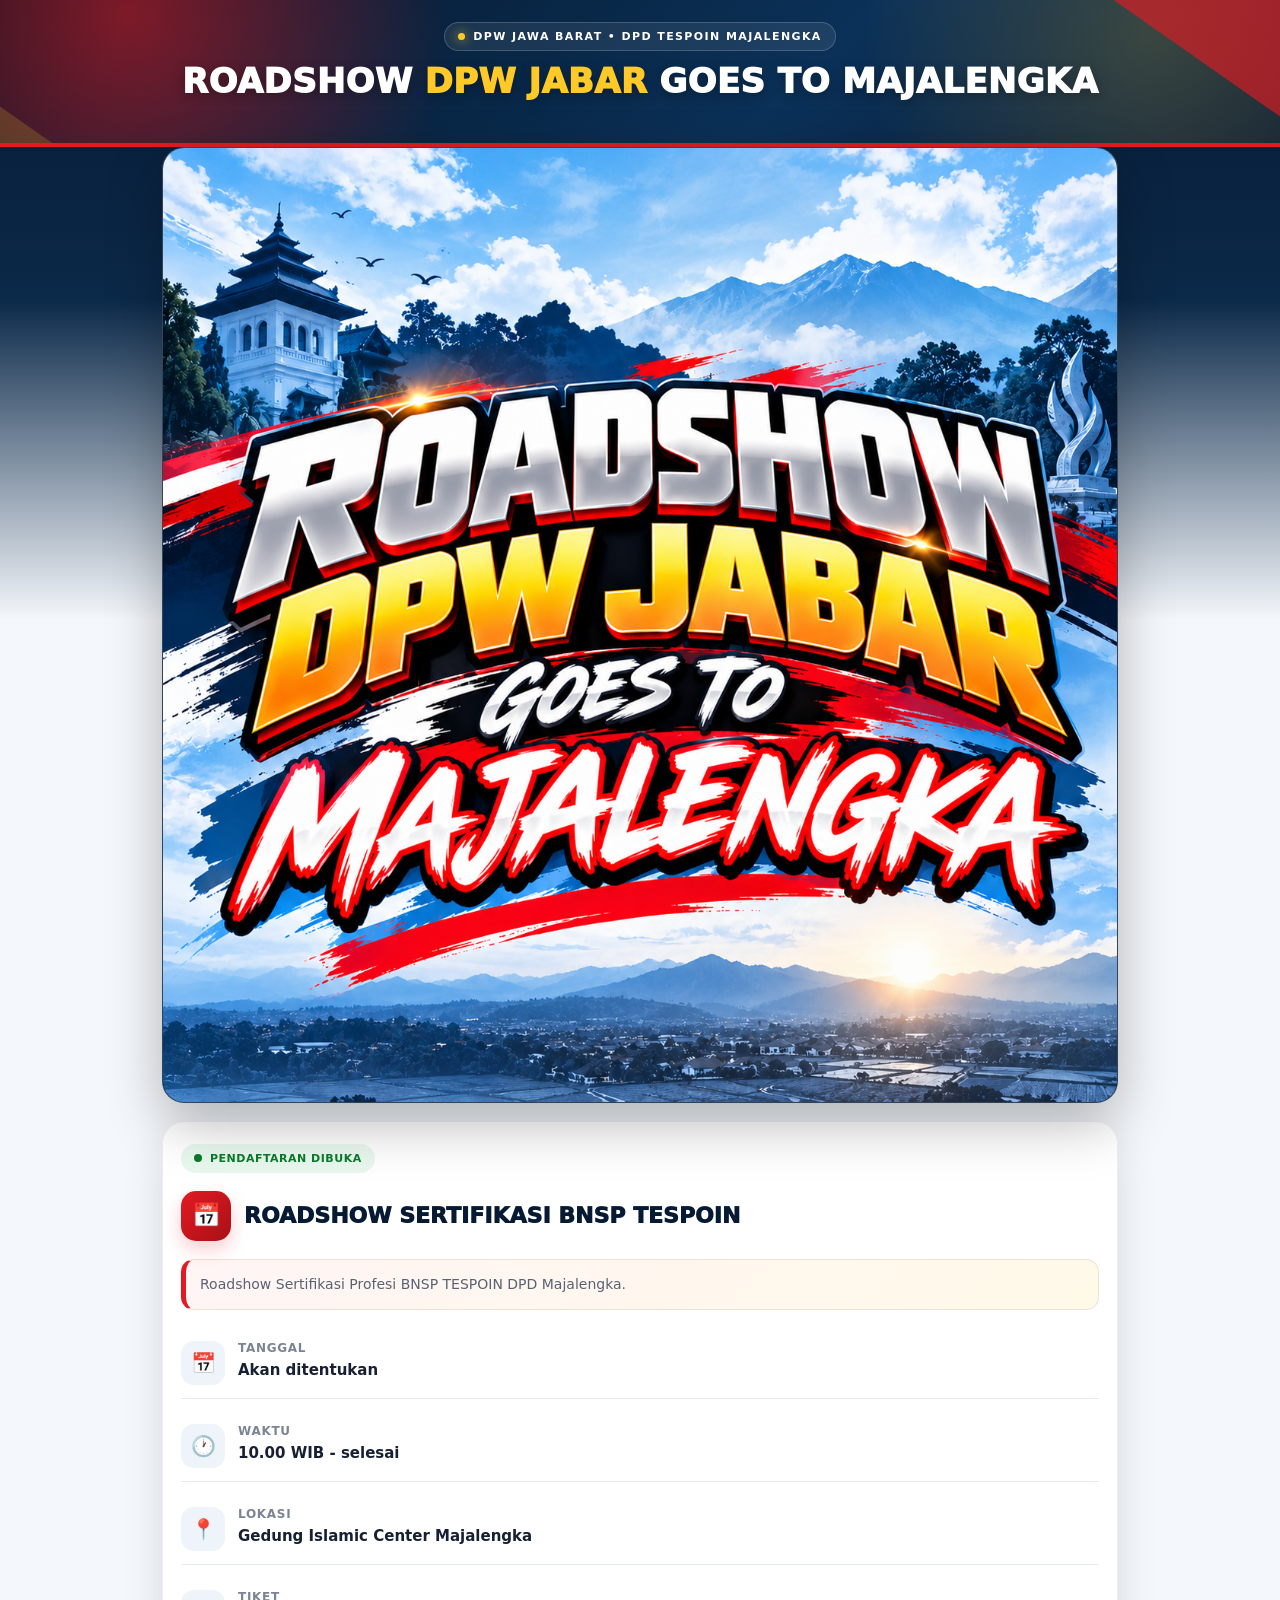
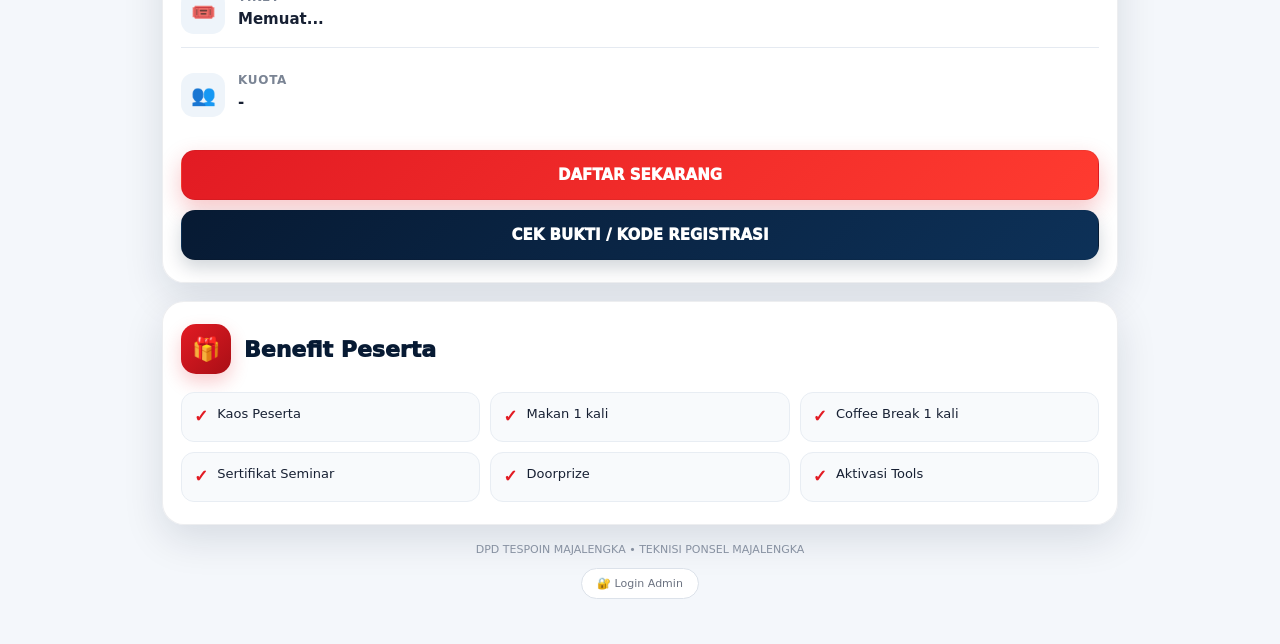
<file: index.html>
<!DOCTYPE html>
<html lang="id">
<head>
<meta charset="UTF-8">
<meta name="viewport" content="width=device-width,initial-scale=1.0">
<title>DPD TESPOIN MAJALENGKA</title>
<style>
:root{
  --navy:#071a33;
  --navy2:#0d3158;
  --red:#e21b23;
  --red2:#ff3b30;
  --gold:#ffca28;
  --gold2:#ff9800;
  --white:#fff;
  --soft:#f4f7fb;
  --text:#172033;
  --muted:#667085;
  --line:#e5eaf1;
  --shadow:0 14px 40px rgba(7,26,51,.12);
}
*{box-sizing:border-box;margin:0;padding:0}
html{scroll-behavior:smooth}
body{
  font-family:Inter,system-ui,-apple-system,BlinkMacSystemFont,"Segoe UI",Arial,sans-serif;
  background:linear-gradient(180deg,#071a33 0,#0b2949 300px,#f4f7fb 620px);
  color:var(--text);min-height:100vh
}
.hero{
  position:relative;overflow:hidden;color:#fff;
  padding:22px 14px 28px;
  background:
    radial-gradient(circle at 10% 10%,rgba(226,27,35,.55),transparent 28%),
    radial-gradient(circle at 90% 20%,rgba(255,202,40,.20),transparent 25%),
    linear-gradient(135deg,#041426,#0b3158 62%,#081d38);
  border-bottom:4px solid var(--red);
}
.hero:before,.hero:after{
  content:"";position:absolute;pointer-events:none;opacity:.65
}
.hero:before{
  width:240px;height:240px;right:-120px;top:-150px;
  background:var(--red);transform:rotate(35deg)
}
.hero:after{
  width:190px;height:190px;left:-130px;bottom:-150px;
  background:var(--gold);transform:rotate(35deg);opacity:.18
}
.hero-content{position:relative;z-index:2;max-width:980px;margin:auto;text-align:center}
.hero-label{
  display:inline-flex;align-items:center;gap:8px;
  padding:7px 13px;border:1px solid rgba(255,255,255,.18);
  border-radius:999px;background:rgba(255,255,255,.08);
  font-size:11px;font-weight:800;letter-spacing:1.4px;
  text-transform:uppercase;margin-bottom:13px
}
.hero-label span{width:7px;height:7px;border-radius:50%;background:var(--gold);box-shadow:0 0 12px var(--gold)}
.hero-title{
  font-size:clamp(22px,4vw,34px);font-weight:950;
  text-transform:uppercase;letter-spacing:.3px;line-height:1.05;
  margin:0 0 15px;text-shadow:0 3px 12px rgba(0,0,0,.3)
}
.hero-title span{color:var(--gold)}
.banner-wrap{max-width:980px;margin:0 auto;padding:0 12px;position:relative;z-index:5}
.banner{
  background:#071a33;border-radius:22px;overflow:hidden;
  border:1px solid rgba(255,255,255,.18);
  box-shadow:0 20px 55px rgba(0,0,0,.28)
}
.banner img{width:100%;height:auto;display:block}
.container{max-width:980px;margin:auto;padding:18px 12px 45px}
.card{
  background:rgba(255,255,255,.97);border-radius:22px;padding:22px 18px;
  box-shadow:var(--shadow);border:1px solid rgba(7,26,51,.07);
  margin-bottom:18px;overflow:hidden
}
.status{
  display:inline-flex;align-items:center;gap:8px;padding:8px 13px;
  border-radius:999px;background:#e9f8ee;color:#087b28;
  font-size:11px;font-weight:900;letter-spacing:.5px;margin-bottom:18px
}
.status.tutup{background:#ffe8e8;color:#b00000}
.dot{width:8px;height:8px;border-radius:50%;background:currentColor}
.title{display:flex;align-items:center;gap:13px;margin-bottom:18px}
.icon-title{
  width:50px;height:50px;min-width:50px;border-radius:15px;
  background:linear-gradient(135deg,var(--red),#a90f16);color:#fff;
  display:flex;align-items:center;justify-content:center;font-size:23px;
  box-shadow:0 8px 18px rgba(226,27,35,.22)
}
.title h2{font-size:22px;font-weight:950;line-height:1.15;color:var(--navy)}
.desc{
  background:linear-gradient(135deg,#fff5f5,#fff9e8);
  border:1px solid #f2e1d5;border-left:5px solid var(--red);
  border-radius:13px;padding:14px;margin-bottom:18px;
  color:#596273;line-height:1.55;font-size:14px
}
.item{
  display:flex;gap:13px;margin:12px 0;padding:13px 0;
  border-bottom:1px solid var(--line)
}
.item:last-of-type{border-bottom:0}
.icon{
  width:44px;height:44px;min-width:44px;border-radius:13px;
  background:#eef4fa;color:var(--navy2);display:flex;
  align-items:center;justify-content:center;font-size:20px
}
.label{font-size:12px;font-weight:800;text-transform:uppercase;letter-spacing:.7px;color:#7a8494;margin-bottom:4px}
.value{font-size:15px;color:var(--text);font-weight:650;line-height:1.5;word-break:break-word}
.btn{
  display:block;width:100%;padding:15px;margin-top:20px;border-radius:14px;
  text-align:center;text-decoration:none;font-weight:950;font-size:15px;
  background:linear-gradient(135deg,var(--red),var(--red2));color:#fff;
  box-shadow:0 9px 22px rgba(226,27,35,.25);transition:.2s;
  border:1px solid rgba(0,0,0,.05)
}
.btn:hover{transform:translateY(-2px);box-shadow:0 13px 28px rgba(226,27,35,.3)}
.btn.dark{
  background:linear-gradient(135deg,var(--navy),var(--navy2));
  color:#fff;margin-top:10px;box-shadow:0 8px 18px rgba(7,26,51,.18)
}
.btn.disabled{background:#d8dde5;color:#7b8492;pointer-events:none;box-shadow:none}
.benefits{display:grid;grid-template-columns:repeat(2,minmax(0,1fr));gap:10px}
.benefit{
  display:flex;align-items:flex-start;gap:9px;
  background:#f8fafc;border:1px solid #e8edf3;border-radius:13px;
  padding:12px;font-size:13px;line-height:1.4;transition:.2s
}
.benefit:hover{border-color:#f0b9bd;background:#fff7f7;transform:translateY(-1px)}
.check{color:var(--red);font-weight:950;font-size:17px}
.footer{text-align:center;color:#8791a1;font-size:11px;margin-top:6px}
.admin-login{
  display:inline-block;margin-top:12px;padding:8px 15px;border:1px solid #dce2ea;
  border-radius:999px;color:#6b7280;background:#fff;text-decoration:none;font-size:11px
}
.admin-login:hover{color:var(--red);border-color:#e9a1a5}
@media(max-width:600px){
  .hero{padding:18px 10px 23px}
  .hero-label{font-size:9px;letter-spacing:1px}
  .hero-title{font-size:22px}
  .banner-wrap{padding:0 9px}
  .banner{border-radius:17px}
  .container{padding:14px 9px 34px}
  .card{padding:18px 14px;border-radius:18px}
  .title h2{font-size:19px}
  .icon-title{width:45px;height:45px;min-width:45px;font-size:20px;border-radius:13px}
  .item{gap:10px}.icon{width:42px;height:42px;min-width:42px;font-size:18px}
  .value{font-size:14px}.btn{font-size:14px;padding:14px}
}
@media(max-width:380px){.benefits{grid-template-columns:1fr}.hero-title{font-size:20px}}
@media(min-width:601px){
  .benefits{grid-template-columns:repeat(3,minmax(0,1fr))}
}
</style>
</head>

<body>

<header class="hero">
  <div class="hero-content">
    <div class="hero-label"><span></span> DPW JAWA BARAT • DPD TESPOIN MAJALENGKA</div>
    <div class="hero-title">ROADSHOW <span>DPW JABAR</span> GOES TO MAJALENGKA</div>
  </div>
</header>

<div class="banner-wrap">
  <div class="banner">
    <img src="judul.png" alt="Judul Roadshow DPW Jabar Goes to Majalengka">
  </div>
</div>

<main class="container">

<section class="card">

  <div id="status" class="status">
    <span class="dot"></span>
    <span id="statusText">PENDAFTARAN DIBUKA</span>
  </div>

  <div class="title">
    <div class="icon-title">📅</div>
    <h2 id="judulAcara">ROADSHOW SERTIFIKASI BNSP TESPOIN</h2>
  </div>

  <div id="deskripsi" class="desc">
    Roadshow Sertifikasi Profesi BNSP TESPOIN DPD Majalengka.
  </div>

  <div class="item">
    <div class="icon">📅</div>
    <div><div class="label">Tanggal</div><div id="tanggal" class="value">Akan ditentukan</div></div>
  </div>

  <div class="item">
    <div class="icon">🕐</div>
    <div><div class="label">Waktu</div><div id="waktu" class="value">10.00 WIB - selesai</div></div>
  </div>

  <div class="item">
    <div class="icon">📍</div>
    <div><div class="label">Lokasi</div><div id="lokasi" class="value">Gedung Islamic Center Majalengka</div></div>
  </div>

  <div class="item">
    <div class="icon">🎟️</div>
    <div><div class="label">Tiket</div><div id="harga" class="value">Memuat...</div></div>
  </div>

  <div class="item" id="kuotaItem">
    <div class="icon">👥</div>
    <div><div class="label">Kuota</div><div id="kuota" class="value">-</div></div>
  </div>

  <a href="registrasi.html" id="btnDaftar" class="btn">DAFTAR SEKARANG</a>
  <a href="bukti.html" class="btn dark">CEK BUKTI / KODE REGISTRASI</a>

</section>

<section class="card" style="margin-top:18px">
  <div class="title">
    <div class="icon-title">🎁</div>
    <h2>Benefit Peserta</h2>
  </div>

  <div id="benefit" class="benefits">
    <div class="benefit"><span class="check">✓</span><span>Kaos Peserta</span></div>
    <div class="benefit"><span class="check">✓</span><span>Makan 1 kali</span></div>
    <div class="benefit"><span class="check">✓</span><span>Coffee Break 1 kali</span></div>
    <div class="benefit"><span class="check">✓</span><span>Sertifikat Seminar</span></div>
    <div class="benefit"><span class="check">✓</span><span>Doorprize</span></div>
    <div class="benefit"><span class="check">✓</span><span>Aktivasi Tools</span></div>
  </div>
</section>

<footer class="footer">
  DPD TESPOIN MAJALENGKA • TEKNISI PONSEL MAJALENGKA
  <br>
  <a href="login.html" class="admin-login">🔐 Login Admin</a>
</footer>

</main>

<script>
const API_URL = 'https://script.google.com/macros/s/AKfycbxPM09axMCDYVMpMjGya5aoCDIhcs5MrcdeP0AlGB2BSzH8a2NigppNmAjV3lSH0-XH/exec';

function formatTanggal(value){
  if(value === undefined || value === null || String(value).trim() === '') return '-';
  const s = String(value).trim();

  // Nilai tanggal dari Google Sheets bisa datang sebagai YYYY-MM-DD.
  // Jangan memakai new Date("YYYY-MM-DD") karena timezone browser dapat
  // menggeser tanggal satu hari.
  let m = s.match(/^(\d{4})-(\d{2})-(\d{2})$/);
  if(m){
    const bulan = ['Januari','Februari','Maret','April','Mei','Juni','Juli','Agustus','September','Oktober','November','Desember'];
    return `${Number(m[3])} ${bulan[Number(m[2])-1]} ${m[1]}`;
  }

  // Apps Script kadang mengirim objek Date sebagai ISO UTC.
  // Tampilkan berdasarkan zona waktu Indonesia/Jakarta agar 17:00 UTC
  // tetap terbaca sebagai tanggal hari berikutnya di WIB.
  if(/^\d{4}-\d{2}-\d{2}T/.test(s) || /Z$/.test(s)){
    const d = new Date(s);
    if(!isNaN(d.getTime())){
      return new Intl.DateTimeFormat('id-ID', {
        timeZone:'Asia/Jakarta',
        day:'numeric', month:'long', year:'numeric'
      }).format(d);
    }
  }

  // Jika sudah berupa teks tanggal, jangan diubah.
  if(/^\d{1,2}\s+[A-Za-zÀ-ÿ]+\s+\d{4}$/.test(s)) return s;

  return s;
}

function formatRupiah(value){
  if(value === undefined || value === null || String(value).trim() === '') return '-';
  const raw = String(value).replace(/[^0-9]/g,'');
  if(!raw) return '-';
  return 'Rp ' + Number(raw).toLocaleString('id-ID');
}

function nilaiAngka(value){
  const n = Number(String(value ?? '').replace(/[^0-9]/g,''));
  return Number.isFinite(n) && n > 0 ? n : 0;
}

function parseTanggalKey(value){
  const s = String(value ?? '').trim();
  const m = s.match(/^(\d{4})-(\d{2})-(\d{2})/);
  if(!m) return null;
  return new Date(Number(m[1]), Number(m[2])-1, Number(m[3]));
}

function ambilHargaTiket(data){
  // Prioritas utama mengikuti struktur PENGATURAN saat ini: tier 1/2/3.
  // Jika periode tier tersedia, pilih tier yang sedang aktif.
  const sekarang = new Date();
  const tiers = [
    {harga:data.tier1Harga, mulai:data.tier1Mulai, selesai:data.tier1Selesai},
    {harga:data.tier2Harga, mulai:data.tier2Mulai, selesai:data.tier2Selesai},
    {harga:data.tier3Harga, mulai:data.tier3Mulai, selesai:data.tier3Selesai}
  ];

  for(const tier of tiers){
    const harga = nilaiAngka(tier.harga);
    if(!harga) continue;
    const mulai = parseTanggalKey(tier.mulai);
    const selesai = parseTanggalKey(tier.selesai);
    if(mulai && selesai){
      const akhir = new Date(selesai);
      akhir.setHours(23,59,59,999);
      if(sekarang >= mulai && sekarang <= akhir) return harga;
    }
  }

  // Fallback agar tetap kompatibel dengan pengaturan lama.
  return nilaiAngka(data.tiket) || nilaiAngka(data.hargaTiket) || nilaiAngka(data.harga) ||
         nilaiAngka(data.tier1Harga) || nilaiAngka(data.tier2Harga) || nilaiAngka(data.tier3Harga);
}

function tampilkanPengaturan(data){
  if(!data) return;

  document.getElementById('judulAcara').textContent =
    data.judul || data.judulAcara || 'INFORMASI ACARA';

  document.getElementById('deskripsi').textContent =
    data.deskripsi || '';

  document.getElementById('tanggal').textContent =
    formatTanggal((data.tanggalAcara || data.tanggal));

  document.getElementById('waktu').textContent =
    data.waktu || '-';

  document.getElementById('lokasi').textContent =
    data.lokasi || '-';

  const hargaTiket = ambilHargaTiket(data);
  document.getElementById('harga').textContent = formatRupiah(hargaTiket);

  const kuotaItem = document.getElementById('kuotaItem');
  if(data.kuota !== undefined && data.kuota !== null && String(data.kuota).trim() !== ''){
    document.getElementById('kuota').textContent = data.kuota;
    kuotaItem.style.display = '';
  }else{
    kuotaItem.style.display = 'none';
  }

  const box = document.getElementById('benefit');

  const items = String(data.benefit || '')
    .split(/[,;\n]+/)
    .map(x => x.trim())
    .filter(Boolean);

  if(items.length){
    box.innerHTML = items.map(x => `
      <div class="benefit">
        <span class="check">✓</span>
        <span>${escapeHtml(x)}</span>
      </div>
    `).join('');
  }

  const status = String(data.statusPendaftaran || 'DIBUKA').toUpperCase();
  const badge = document.getElementById('status');
  const text = document.getElementById('statusText');
  const btn = document.getElementById('btnDaftar');

  if(status === 'DITUTUP'){
    badge.classList.add('tutup');
    text.textContent = 'PENDAFTARAN DITUTUP';
    btn.classList.add('disabled');
    btn.textContent = 'PENDAFTARAN DITUTUP';
  }else{
    badge.classList.remove('tutup');
    text.textContent = 'PENDAFTARAN DIBUKA';
    btn.classList.remove('disabled');
    btn.textContent = 'DAFTAR SEKARANG';
  }
}

async function muatPengaturan(){
  try{
    const r = await fetch(API_URL + '?action=pengaturan&_=' + Date.now(), {cache:'no-store'});
    const raw = await r.text();
    const result = JSON.parse(raw.trim());

    if(!result || result.ok === false){
      throw new Error(result?.message || 'Gagal mengambil pengaturan.');
    }

    // Backend yang digunakan dapat mengembalikan {pengaturan:{...}}
    // atau langsung object pengaturan. Keduanya didukung.
    const data = result.pengaturan || result.data || result;
    tampilkanPengaturan(data);
  }catch(err){
    console.error('Gagal memuat pengaturan:', err);
  }
}

document.addEventListener('DOMContentLoaded', muatPengaturan);

function escapeHtml(s){
  return String(s)
    .replace(/&/g,'&amp;')
    .replace(/</g,'&lt;')
    .replace(/>/g,'&gt;')
    .replace(/"/g,'&quot;')
    .replace(/'/g,'&#039;');
}
</script>

</body>
</html>
</file>
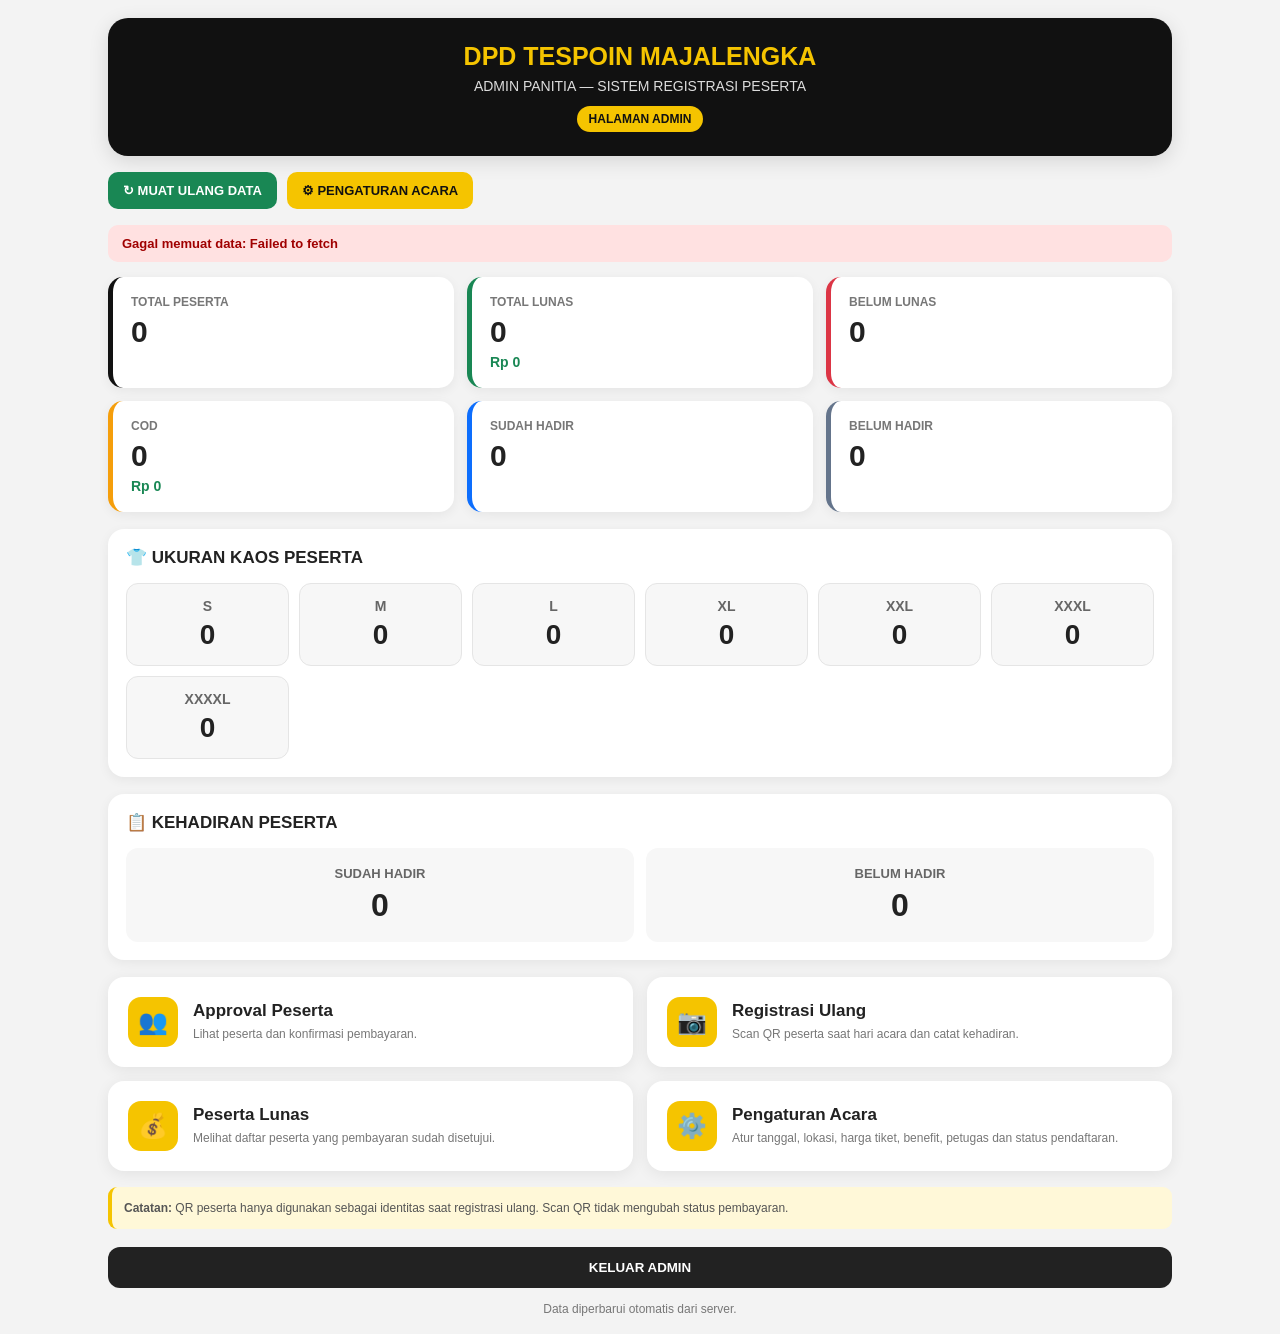
<file: index-admin.html>
<!DOCTYPE html>
<html lang="id">
<head>
<meta charset="UTF-8">
<meta name="viewport" content="width=device-width,initial-scale=1">

<title>Admin DPD TESPOIN Majalengka</title>

<style>
*{box-sizing:border-box}

body{
  margin:0;
  font-family:Arial,Helvetica,sans-serif;
  background:#f3f3f3;
  color:#222;
}

.wrap{
  max-width:1100px;
  margin:auto;
  padding:18px;
}

.header{
  background:#111;
  color:#fff;
  border-radius:20px;
  padding:24px 20px;
  text-align:center;
  box-shadow:0 5px 20px rgba(0,0,0,.12);
}

.header h1{
  margin:0;
  color:#f5c400;
  font-size:25px;
}

.header p{
  margin:7px 0 0;
  color:#ddd;
  font-size:14px;
}

.badge{
  display:inline-block;
  margin-top:12px;
  background:#f5c400;
  color:#111;
  border-radius:20px;
  padding:6px 12px;
  font-size:12px;
  font-weight:900;
}

/* =========================
   TOMBOL
========================= */

.top-button{
  display:flex;
  gap:10px;
  margin:16px 0;
  flex-wrap:wrap;
}

.btn{
  border:0;
  border-radius:10px;
  padding:11px 15px;
  font-size:13px;
  font-weight:800;
  cursor:pointer;
}

.btn-refresh{
  background:#198754;
  color:#fff;
}

.btn-setting{
  background:#f5c400;
  color:#111;
}

/* =========================
   STATUS
========================= */

.status{
  display:none;
  padding:11px 14px;
  border-radius:10px;
  margin-bottom:15px;
  font-size:13px;
  font-weight:700;
}

.status.show{
  display:block;
}

.status.ok{
  background:#dff5e4;
  color:#087b25;
}

.status.err{
  background:#ffe1e1;
  color:#a00000;
}

/* =========================
   KARTU UTAMA
========================= */

.stats{
  display:grid;
  grid-template-columns:repeat(3,1fr);
  gap:13px;
}

.stat{
  background:#fff;
  border-radius:15px;
  padding:18px;
  box-shadow:0 3px 12px rgba(0,0,0,.06);
  border-left:5px solid #111;
}

.stat.green{
  border-left-color:#198754;
}

.stat.red{
  border-left-color:#dc3545;
}

.stat.orange{
  border-left-color:#f59e0b;
}

.stat.blue{
  border-left-color:#0d6efd;
}

.stat.gray{
  border-left-color:#64748b;
}

.label{
  font-size:12px;
  color:#777;
  font-weight:800;
}

.number{
  font-size:30px;
  font-weight:900;
  margin-top:6px;
}

.nominal{
  margin-top:5px;
  color:#198754;
  font-size:14px;
  font-weight:800;
}

/* =========================
   SECTION
========================= */

.section{
  margin-top:17px;
  background:#fff;
  border-radius:16px;
  padding:18px;
  box-shadow:0 3px 12px rgba(0,0,0,.06);
}

.section-title{
  font-size:17px;
  font-weight:900;
  margin-bottom:15px;
}

/* =========================
   KAOS
========================= */

.kaos-grid{
  display:grid;
  grid-template-columns:repeat(6,1fr);
  gap:10px;
}

.kaos{
  background:#f7f7f7;
  border:1px solid #e5e5e5;
  border-radius:12px;
  padding:14px 8px;
  text-align:center;
}

.kaos-name{
  font-size:14px;
  font-weight:900;
  color:#666;
}

.kaos-number{
  font-size:28px;
  font-weight:900;
  margin-top:5px;
}

/* =========================
   KEHADIRAN
========================= */

.attendance{
  display:grid;
  grid-template-columns:1fr 1fr;
  gap:12px;
}

.att-card{
  background:#f7f7f7;
  border-radius:12px;
  padding:18px;
  text-align:center;
}

.att-title{
  font-size:13px;
  color:#666;
  font-weight:800;
}

.att-number{
  font-size:32px;
  font-weight:900;
  margin-top:6px;
}

/* =========================
   MENU
========================= */

.menu{
  display:grid;
  grid-template-columns:repeat(2,1fr);
  gap:14px;
  margin-top:17px;
}

.menu a{
  text-decoration:none;
  color:#222;
  background:#fff;
  border-radius:16px;
  padding:20px;
  display:flex;
  align-items:center;
  gap:15px;
  box-shadow:0 3px 15px rgba(0,0,0,.07);
  transition:.15s;
}

.menu a:active{
  transform:scale(.98);
}

.icon{
  width:50px;
  height:50px;
  border-radius:13px;
  background:#f5c400;
  display:flex;
  align-items:center;
  justify-content:center;
  font-size:24px;
  flex:none;
}

.menu h3{
  margin:0 0 5px;
  font-size:17px;
}

.menu p{
  margin:0;
  color:#777;
  font-size:12px;
  line-height:1.4;
}

/* =========================
   CATATAN
========================= */

.note{
  margin-top:16px;
  background:#fff8d8;
  border-left:4px solid #f5c400;
  padding:12px;
  border-radius:9px;
  font-size:12px;
  color:#555;
  line-height:1.5;
}

.logout{
  width:100%;
  margin-top:18px;
  padding:13px;
  border:0;
  border-radius:12px;
  background:#222;
  color:#fff;
  font-weight:800;
  cursor:pointer;
}

/* =========================
   LOADING
========================= */

.loading{
  text-align:center;
  color:#777;
  font-size:12px;
  margin-top:14px;
}

/* =========================
   RESPONSIVE
========================= */

@media(max-width:800px){

  .stats{
    grid-template-columns:repeat(2,1fr);
  }

  .kaos-grid{
    grid-template-columns:repeat(3,1fr);
  }

}

@media(max-width:650px){

  .menu{
    grid-template-columns:1fr;
  }

}

@media(max-width:450px){

  .wrap{
    padding:12px;
  }

  .header{
    padding:20px 15px;
  }

  .header h1{
    font-size:21px;
  }

  .stats{
    grid-template-columns:1fr 1fr;
    gap:10px;
  }

  .stat{
    padding:14px;
  }

  .number{
    font-size:24px;
  }

  .kaos{
    padding:12px 5px;
  }

  .kaos-number{
    font-size:24px;
  }

}
</style>
</head>

<body>

<div class="wrap">

  <!-- HEADER -->

  <div class="header">

    <h1>DPD TESPOIN MAJALENGKA</h1>

    <p>
      ADMIN PANITIA — SISTEM REGISTRASI PESERTA
    </p>

    <div class="badge">
      HALAMAN ADMIN
    </div>

  </div>


  <!-- TOMBOL -->

  <div class="top-button">

    <button
      class="btn btn-refresh"
      onclick="loadDashboard()">

      ↻ MUAT ULANG DATA

    </button>

    <button
      class="btn btn-setting"
      onclick="location.href='pengaturan.html'">

      ⚙ PENGATURAN ACARA

    </button>

  </div>


  <div
    id="status"
    class="status">
  </div>


  <!-- =========================
       RINGKASAN
  ========================== -->

  <div class="stats">

    <!-- TOTAL -->

    <div class="stat">

      <div class="label">
        TOTAL PESERTA
      </div>

      <div
        class="number"
        id="total">
        0
      </div>

    </div>


    <!-- LUNAS -->

    <div class="stat green">

      <div class="label">
        TOTAL LUNAS
      </div>

      <div
        class="number"
        id="lunas">
        0
      </div>

      <div
        class="nominal"
        id="nominalLunas">
        Rp 0
      </div>

    </div>


    <!-- BELUM LUNAS -->

    <div class="stat red">

      <div class="label">
        BELUM LUNAS
      </div>

      <div
        class="number"
        id="belum">
        0
      </div>

    </div>


    <!-- COD -->

    <div class="stat orange">

      <div class="label">
        COD
      </div>

      <div
        class="number"
        id="cod">
        0
      </div>

      <div
        class="nominal"
        id="nominalCOD">
        Rp 0
      </div>

    </div>


    <!-- HADIR -->

    <div class="stat blue">

      <div class="label">
        SUDAH HADIR
      </div>

      <div
        class="number"
        id="hadir">
        0
      </div>

    </div>


    <!-- BELUM HADIR -->

    <div class="stat gray">

      <div class="label">
        BELUM HADIR
      </div>

      <div
        class="number"
        id="belumHadir">
        0
      </div>

    </div>

  </div>


  <!-- =========================
       UKURAN KAOS
  ========================== -->

  <div class="section">

    <div class="section-title">
      👕 UKURAN KAOS PESERTA
    </div>

    <div class="kaos-grid">

      <div class="kaos">
        <div class="kaos-name">S</div>
        <div
          class="kaos-number"
          id="kaosS">
          0
        </div>
      </div>

      <div class="kaos">
        <div class="kaos-name">M</div>
        <div
          class="kaos-number"
          id="kaosM">
          0
        </div>
      </div>

      <div class="kaos">
        <div class="kaos-name">L</div>
        <div
          class="kaos-number"
          id="kaosL">
          0
        </div>
      </div>

      <div class="kaos">
        <div class="kaos-name">XL</div>
        <div
          class="kaos-number"
          id="kaosXL">
          0
        </div>
      </div>

      <div class="kaos">
        <div class="kaos-name">XXL</div>
        <div
          class="kaos-number"
          id="kaosXXL">
          0
        </div>
      </div>

      <div class="kaos">
        <div class="kaos-name">XXXL</div>
        <div
          class="kaos-number"
          id="kaosXXXL">
          0
        </div>
      </div>

      <div class="kaos">
        <div class="kaos-name">XXXXL</div>
        <div
          class="kaos-number"
          id="kaosXXXXL">
          0
        </div>
      </div>

    </div>

  </div>


  <!-- =========================
       KEHADIRAN
  ========================== -->

  <div class="section">

    <div class="section-title">
      📋 KEHADIRAN PESERTA
    </div>

    <div class="attendance">

      <div class="att-card">

        <div class="att-title">
          SUDAH HADIR
        </div>

        <div
          class="att-number"
          id="hadir2">
          0
        </div>

      </div>


      <div class="att-card">

        <div class="att-title">
          BELUM HADIR
        </div>

        <div
          class="att-number"
          id="belumHadir2">
          0
        </div>

      </div>

    </div>

  </div>


  <!-- =========================
       MENU ADMIN
  ========================== -->

  <div class="menu">

    <a href="peserta.html">

      <div class="icon">
        👥
      </div>

      <div>

        <h3>
          Approval Peserta
        </h3>

        <p>
          Lihat peserta dan konfirmasi
          pembayaran.
        </p>

      </div>

    </a>


    <a href="registrasi-ulang.html">

      <div class="icon">
        📷
      </div>

      <div>

        <h3>
          Registrasi Ulang
        </h3>

        <p>
          Scan QR peserta saat hari acara
          dan catat kehadiran.
        </p>

      </div>

    </a>


    <a href="lunas.html">

      <div class="icon">
        💰
      </div>

      <div>

        <h3>
          Peserta Lunas
        </h3>

        <p>
          Melihat daftar peserta yang
          pembayaran sudah disetujui.
        </p>

      </div>

    </a>


    <a href="pengaturan.html">

      <div class="icon">
        ⚙️
      </div>

      <div>

        <h3>
          Pengaturan Acara
        </h3>

        <p>
          Atur tanggal, lokasi, harga tiket,
          benefit, petugas dan status
          pendaftaran.
        </p>

      </div>

    </a>

  </div>


  <!-- CATATAN -->

  <div class="note">

    <b>Catatan:</b>

    QR peserta hanya digunakan sebagai
    identitas saat registrasi ulang.

    Scan QR tidak mengubah status pembayaran.

  </div>


  <button
    class="logout"
    onclick="logout()">

    KELUAR ADMIN

  </button>


  <div
    id="loading"
    class="loading">

    Memuat data...

  </div>

</div>


<script>

const API_URL =
'https://script.google.com/macros/s/AKfycbxPM09axMCDYVMpMjGya5aoCDIhcs5MrcdeP0AlGB2BSzH8a2NigppNmAjV3lSH0-XH/exec';


/* =========================
   HELPER
========================= */

function clean(value){

  return String(
    value ?? ''
  ).trim();

}


function upper(value){

  return clean(value)
    .toUpperCase();

}


function rupiah(value){

  /*
   * Mengatasi angka:
   * 150000
   * "150000"
   * "Rp 150.000"
   */

  const number =
    Number(
      String(value ?? '')
        .replace(/[^\d]/g,'')
    ) || 0;

  return (
    'Rp ' +
    number.toLocaleString('id-ID')
  );

}


/* =========================
   STATUS
========================= */

function showStatus(
  message,
  type
){

  const el =
    document.getElementById(
      'status'
    );

  el.textContent =
    message;

  el.className =
    'status show ' +
    (type || '');

}


/* =========================
   LOAD DASHBOARD
========================= */

async function loadDashboard(){

  document.getElementById(
    'loading'
  ).textContent =
    'Mengambil data peserta...';

  showStatus(
    'Mengambil data peserta...',
    ''
  );


  try{

    const response =
      await fetch(
        API_URL +
        '?action=peserta&_=' +
        Date.now(),
        {
          method:'GET',
          cache:'no-store'
        }
      );


    if(!response.ok){

      throw new Error(
        'HTTP ' +
        response.status
      );

    }


    const raw =
      await response.text();


    let data;

    try{

      data =
        JSON.parse(
          raw.trim()
        );

    }catch(error){

      console.error(
        'Response API:',
        raw
      );

      throw new Error(
        'Response API bukan JSON.'
      );

    }


    if(
      !data ||
      data.ok === false
    ){

      throw new Error(
        data &&
        data.message
          ? data.message
          : 'Gagal mengambil data peserta.'
      );

    }


    const peserta =
      Array.isArray(
        data.peserta
      )
      ? data.peserta
      : [];


    hitungDashboard(
      peserta
    );


    showStatus(
      'Dashboard diperbarui — ' +
      peserta.length +
      ' peserta.',
      'ok'
    );


  }catch(error){

    console.error(
      error
    );

    showStatus(
      'Gagal memuat data: ' +
      error.message,
      'err'
    );

  }finally{

    document.getElementById(
      'loading'
    ).textContent =
      'Data diperbarui otomatis dari server.';

  }

}


/* =========================
   HITUNG DASHBOARD
========================= */

function hitungDashboard(
  peserta
){

  /* =========================
     TOTAL
  ========================== */

  const total =
    peserta.length;


  /* =========================
     STATUS PEMBAYARAN
  ========================== */

  const lunas =
    peserta.filter(
      function(p){

        return upper(
          p.statusPembayaran
        ) === 'LUNAS';

      }
    );


  const belumLunas =
    peserta.filter(
      function(p){

        return upper(
          p.statusPembayaran
        ) !== 'LUNAS';

      }
    );


  /* =========================
     COD
     
     COD hanya dihitung dari
     metode pembayaran COD.

     Nominal hanya dijumlahkan
     bila pembayaran sudah LUNAS.
  ========================== */

  const pesertaCOD =
    peserta.filter(
      function(p){

        return upper(
          p.metodePembayaran
        ) === 'COD';

      }
    );


  const codLunas =
    pesertaCOD.filter(
      function(p){

        return upper(
          p.statusPembayaran
        ) === 'LUNAS';

      }
    );


  /* =========================
     NOMINAL LUNAS
  ========================== */

  const nominalLunas =
    lunas.reduce(
      function(total,p){

        return total +
          Number(
            String(
              p.nominalPembayaran ?? ''
            ).replace(/[^\d]/g,'')
          );

      },
      0
    );


  /* =========================
     NOMINAL COD
  ========================== */

  const nominalCOD =
    codLunas.reduce(
      function(total,p){

        return total +
          Number(
            String(
              p.nominalPembayaran ?? ''
            ).replace(/[^\d]/g,'')
          );

      },
      0
    );


  /* =========================
     KEHADIRAN
  ========================== */

  const hadir =
    peserta.filter(
      function(p){

        return upper(
          p.statusKehadiran
        ) === 'HADIR';

      }
    );


  const belumHadir =
    peserta.filter(
      function(p){

        return upper(
          p.statusKehadiran
        ) !== 'HADIR';

      }
    );


  /* =========================
     UKURAN KAOS
  ========================== */

  const kaos = {

    S:0,
    M:0,
    L:0,
    XL:0,
    XXL:0,
    XXXL:0,
    XXXXL:0

  };


  peserta.forEach(
    function(p){

      const ukuran =
        upper(
          p.ukuran
        );


      if(
        Object.prototype
          .hasOwnProperty
          .call(
            kaos,
            ukuran
          )
      ){

        kaos[ukuran]++;

      }

    }
  );


  /* =========================
     TAMPILKAN
  ========================== */

  document.getElementById(
    'total'
  ).textContent =
    total;


  document.getElementById(
    'lunas'
  ).textContent =
    lunas.length;


  document.getElementById(
    'nominalLunas'
  ).textContent =
    rupiah(
      nominalLunas
    );


  document.getElementById(
    'belum'
  ).textContent =
    belumLunas.length;


  document.getElementById(
    'cod'
  ).textContent =
    pesertaCOD.length;


  document.getElementById(
    'nominalCOD'
  ).textContent =
    rupiah(
      nominalCOD
    );


  document.getElementById(
    'hadir'
  ).textContent =
    hadir.length;


  document.getElementById(
    'belumHadir'
  ).textContent =
    belumHadir.length;


  document.getElementById(
    'hadir2'
  ).textContent =
    hadir.length;


  document.getElementById(
    'belumHadir2'
  ).textContent =
    belumHadir.length;


  document.getElementById(
    'kaosS'
  ).textContent =
    kaos.S;


  document.getElementById(
    'kaosM'
  ).textContent =
    kaos.M;


  document.getElementById(
    'kaosL'
  ).textContent =
    kaos.L;


  document.getElementById(
    'kaosXL'
  ).textContent =
    kaos.XL;


  document.getElementById(
    'kaosXXL'
  ).textContent =
    kaos.XXL;


  document.getElementById(
    'kaosXXXL'
  ).textContent =
    kaos.XXXL;

  document.getElementById(
    'kaosXXXXL'
  ).textContent =
    kaos.XXXXL;

}


/* =========================
   LOGOUT
========================= */

function logout(){

  if(
    confirm(
      'Keluar dari halaman admin?'
    )
  ){

    window.location.href =
      'login.html';

  }

}


/* =========================
   START
========================= */

loadDashboard();

</script>

</body>
</html>
</file>
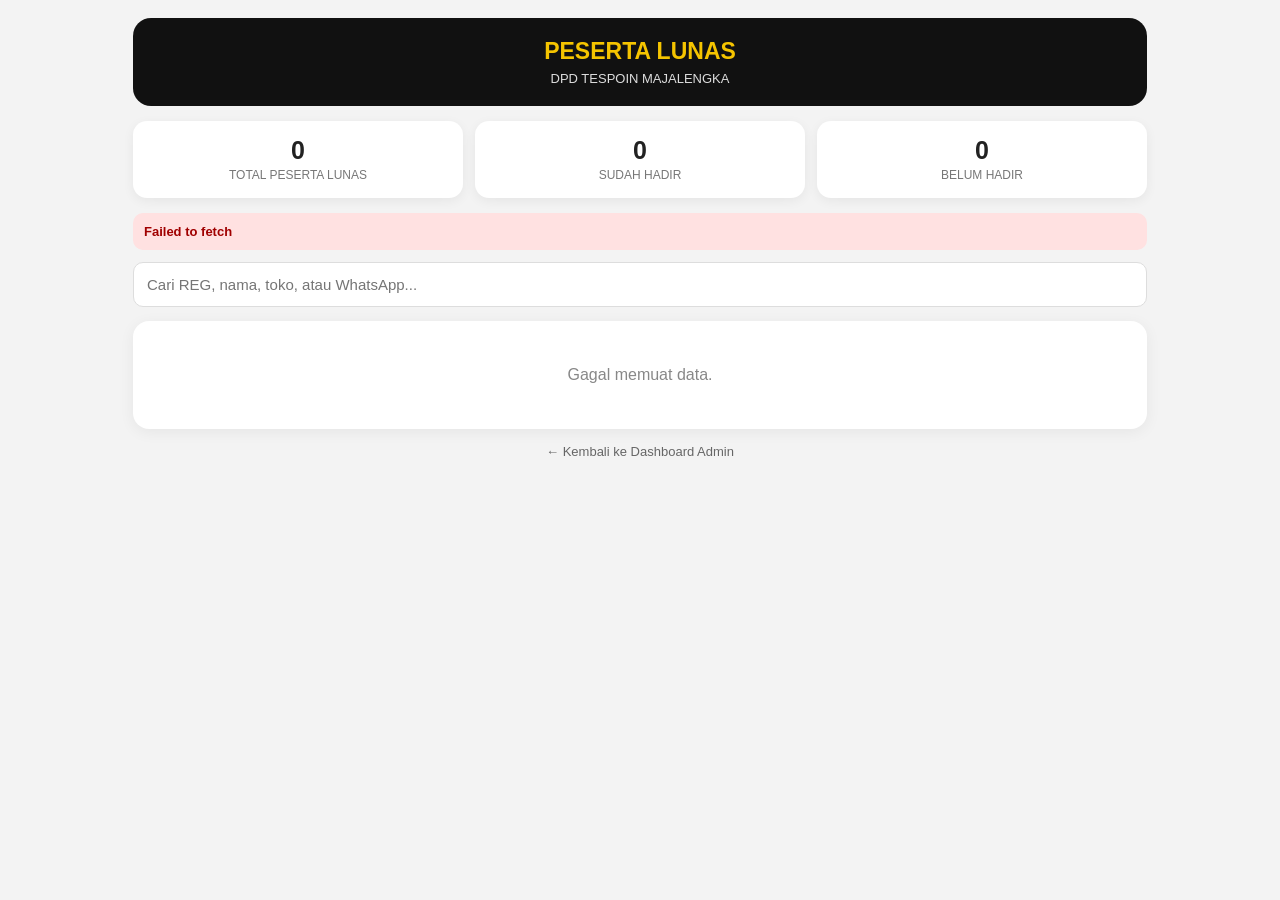
<file: lunas.html>
<!DOCTYPE html>
<html lang="id">
<head>
<meta charset="UTF-8">
<meta name="viewport" content="width=device-width,initial-scale=1">
<title>Peserta Lunas - DPD TESPOIN Majalengka</title>
<style>
*{box-sizing:border-box}
body{margin:0;background:#f3f3f3;color:#222;font-family:Arial,sans-serif}
.wrap{max-width:1050px;margin:auto;padding:18px}
.header{background:#111;color:#fff;border-radius:18px;padding:20px;text-align:center}
.header h1{margin:0;color:#f5c400;font-size:23px}
.header p{margin:6px 0 0;color:#ddd;font-size:13px}
.summary{display:grid;grid-template-columns:repeat(3,1fr);gap:12px;margin:15px 0}
.box{background:#fff;border-radius:14px;padding:15px;text-align:center;box-shadow:0 3px 12px rgba(0,0,0,.06)}
.box strong{display:block;font-size:25px}
.box span{font-size:12px;color:#777}
.search{width:100%;padding:13px;border:1px solid #ddd;border-radius:10px;margin-bottom:14px;font-size:15px}
.card{background:#fff;border-radius:16px;padding:15px;box-shadow:0 3px 15px rgba(0,0,0,.06);overflow-x:auto}
table{width:100%;border-collapse:collapse;min-width:850px}
th,td{padding:11px 8px;border-bottom:1px solid #eee;text-align:left;font-size:13px}
th{background:#111;color:#f5c400}
.badge{display:inline-block;background:#dff5e4;color:#087b25;border-radius:20px;padding:5px 9px;font-size:11px;font-weight:900}
.empty{text-align:center;color:#888;padding:30px}
.msg{display:none;padding:11px;border-radius:10px;margin-bottom:12px;font-size:13px;font-weight:700}
.error{background:#ffe1e1;color:#a00000}
.back{display:block;text-align:center;margin-top:15px;color:#666;text-decoration:none;font-size:13px}
.btn{border:0;border-radius:9px;padding:8px 10px;font-weight:800;background:#f5c400;cursor:pointer}
@media(max-width:650px){.summary{grid-template-columns:1fr 1fr}.summary .box:last-child{grid-column:1/-1}}
</style>
</head>
<body>
<div class="wrap">
  <div class="header">
    <h1>PESERTA LUNAS</h1>
    <p>DPD TESPOIN MAJALENGKA</p>
  </div>

  <div class="summary">
    <div class="box"><strong id="total">0</strong><span>TOTAL PESERTA LUNAS</span></div>
    <div class="box"><strong id="hadir">0</strong><span>SUDAH HADIR</span></div>
    <div class="box"><strong id="belumHadir">0</strong><span>BELUM HADIR</span></div>
  </div>

  <div id="msg" class="msg"></div>

  <input id="cari" class="search" placeholder="Cari REG, nama, toko, atau WhatsApp..." oninput="render()">

  <div class="card">
    <div id="loading" class="empty">Memuat data...</div>
    <div id="tableWrap"></div>
  </div>

  <a href="index-admin.html" class="back">← Kembali ke Dashboard Admin</a>
</div>

<script>
const API_URL='https://script.google.com/macros/s/AKfycbxPM09axMCDYVMpMjGya5aoCDIhcs5MrcdeP0AlGB2BSzH8a2NigppNmAjV3lSH0-XH/exec';
let dataLunas=[];

async function load(){
  try{
    const r=await fetch(API_URL+'?action=lunas&_='+Date.now());
    const raw=await r.text();
    let data;
    try{data=JSON.parse(raw.trim())}catch(e){throw new Error('Respons API tidak dapat dibaca.')}
    if(!data.ok)throw new Error(data.message||'Gagal mengambil data.');
    dataLunas=data.peserta||[];
    updateSummary();
    render();
  }catch(e){
    showMsg(e.message);
    document.getElementById('loading').textContent='Gagal memuat data.';
  }
}

function updateSummary(){
  const hadir=dataLunas.filter(p=>String(p.statusKehadiran||'').toUpperCase()==='HADIR').length;
  document.getElementById('total').textContent=dataLunas.length;
  document.getElementById('hadir').textContent=hadir;
  document.getElementById('belumHadir').textContent=dataLunas.length-hadir;
}

function render(){
  const q=document.getElementById('cari').value.toLowerCase().trim();
  const rows=dataLunas.filter(p=>{
    if(!q)return true;
    return [p.kode,p.nama,p.toko,p.wa,p.alamat].some(v=>String(v||'').toLowerCase().includes(q));
  });

  document.getElementById('loading').style.display='none';

  if(!rows.length){
    document.getElementById('tableWrap').innerHTML='<div class="empty">Belum ada peserta LUNAS.</div>';
    return;
  }

  let out='<table><thead><tr><th>REG</th><th>Nama Peserta</th><th>Toko</th><th>WhatsApp</th><th>Kaos</th><th>Tier</th><th>Nominal</th><th>Pembayaran</th><th>Kehadiran</th><th>Jam Check-in</th></tr></thead><tbody>';

  rows.forEach(p=>{
    const hadir=String(p.statusKehadiran||'').toUpperCase()==='HADIR';
    out+='<tr>';
    out+='<td><b>'+esc(p.kode)+'</b></td>';
    out+='<td>'+esc(p.nama)+'</td>';
    out+='<td>'+esc(p.toko)+'</td>';
    out+='<td>'+esc(p.wa)+'</td>';
    out+='<td>'+esc(p.ukuran)+'</td>';out+='<td><b>'+esc(p.tierPembayaran||'-')+'</b></td>';out+='<td>'+formatRupiah(p.nominalPembayaran||0)+'</td>';
    out+='<td><span class="badge">LUNAS</span></td>';
    out+='<td>'+(hadir?'<span class="badge">HADIR</span>':'BELUM HADIR')+'</td>';
    out+='<td>'+esc(p.jamCheckin||'-')+'</td>';
    out+='</tr>';
  });

  out+='</tbody></table>';
  document.getElementById('tableWrap').innerHTML=out;
}

function formatRupiah(v){return 'Rp '+Number(v||0).toLocaleString('id-ID');}
function showMsg(t){
  const e=document.getElementById('msg');
  e.textContent=t;e.className='msg error';e.style.display='block';
}
function esc(v){
  return String(v??'').replace(/[&<>"']/g,m=>({'&':'&amp;','<':'&lt;','>':'&gt;','"':'&quot;',"'":'&#39;'}[m]));
}

load();
</script>
</body>
</html>
</file>
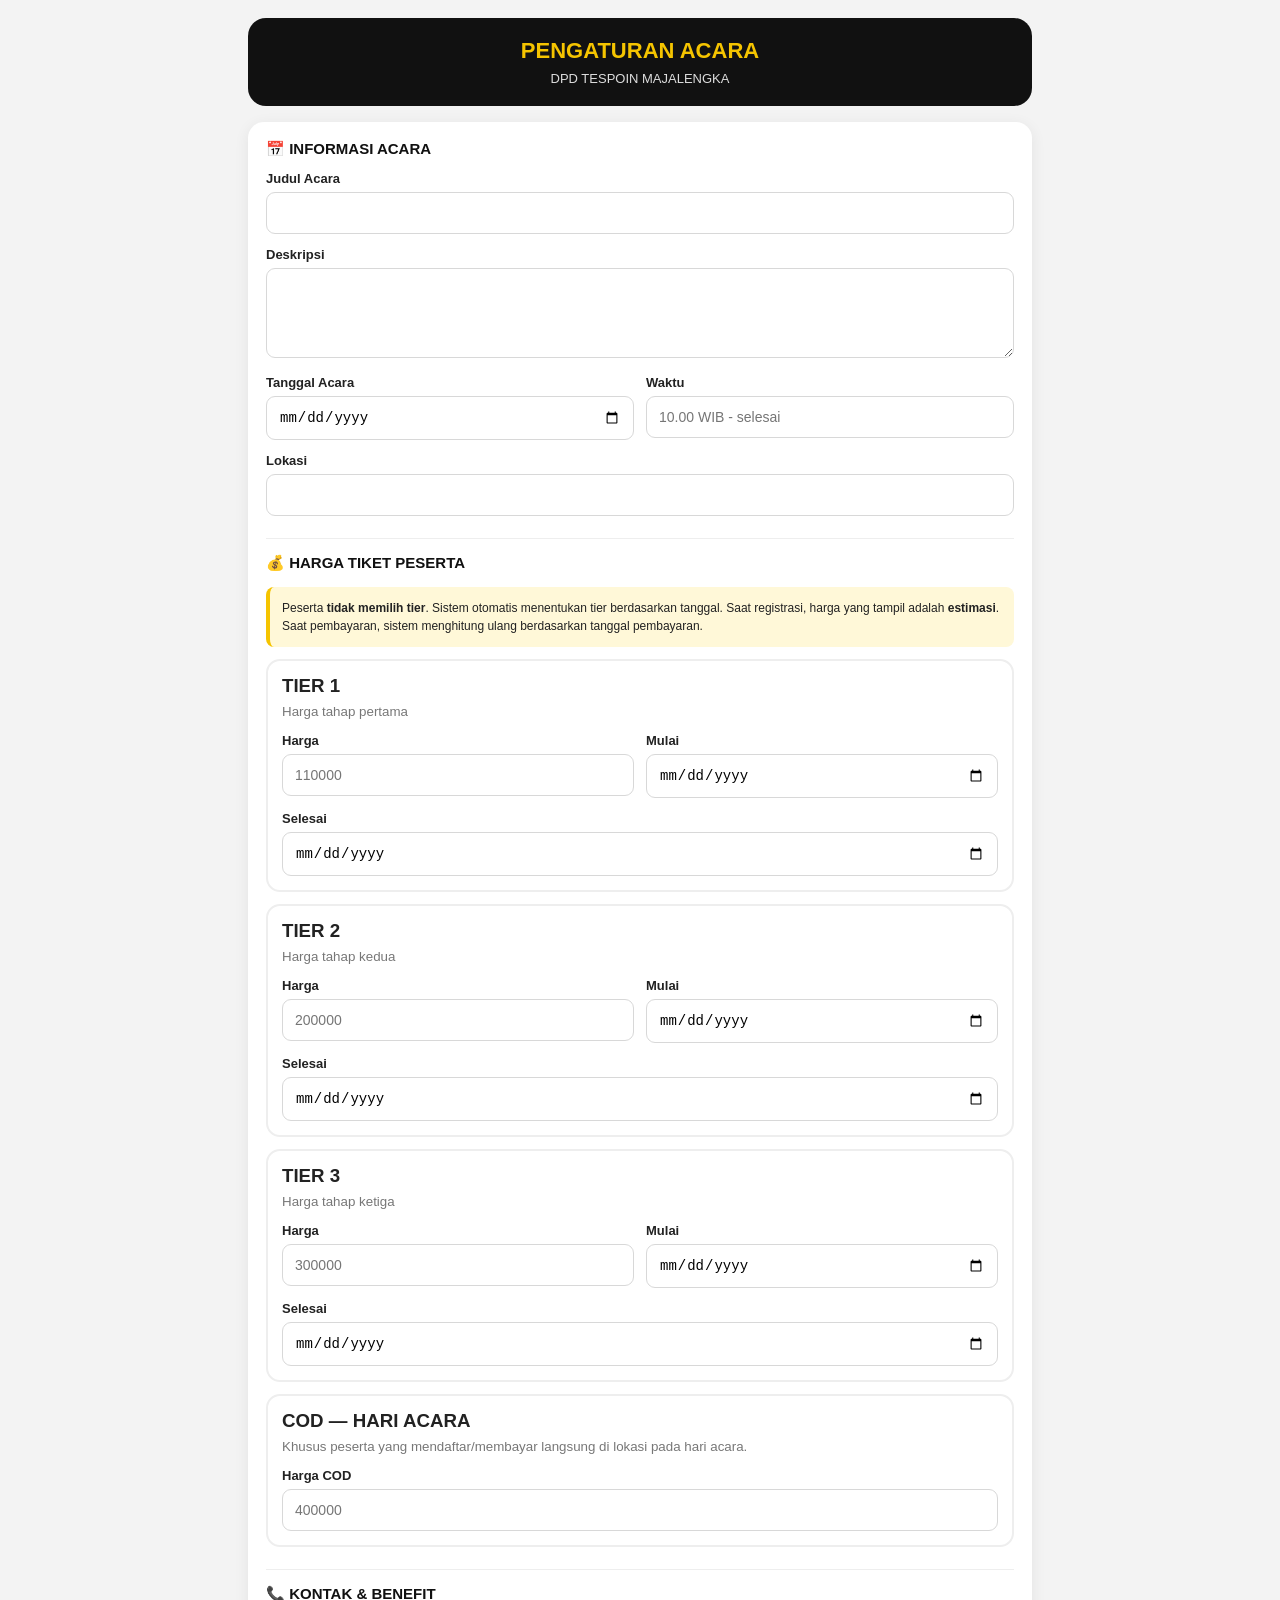
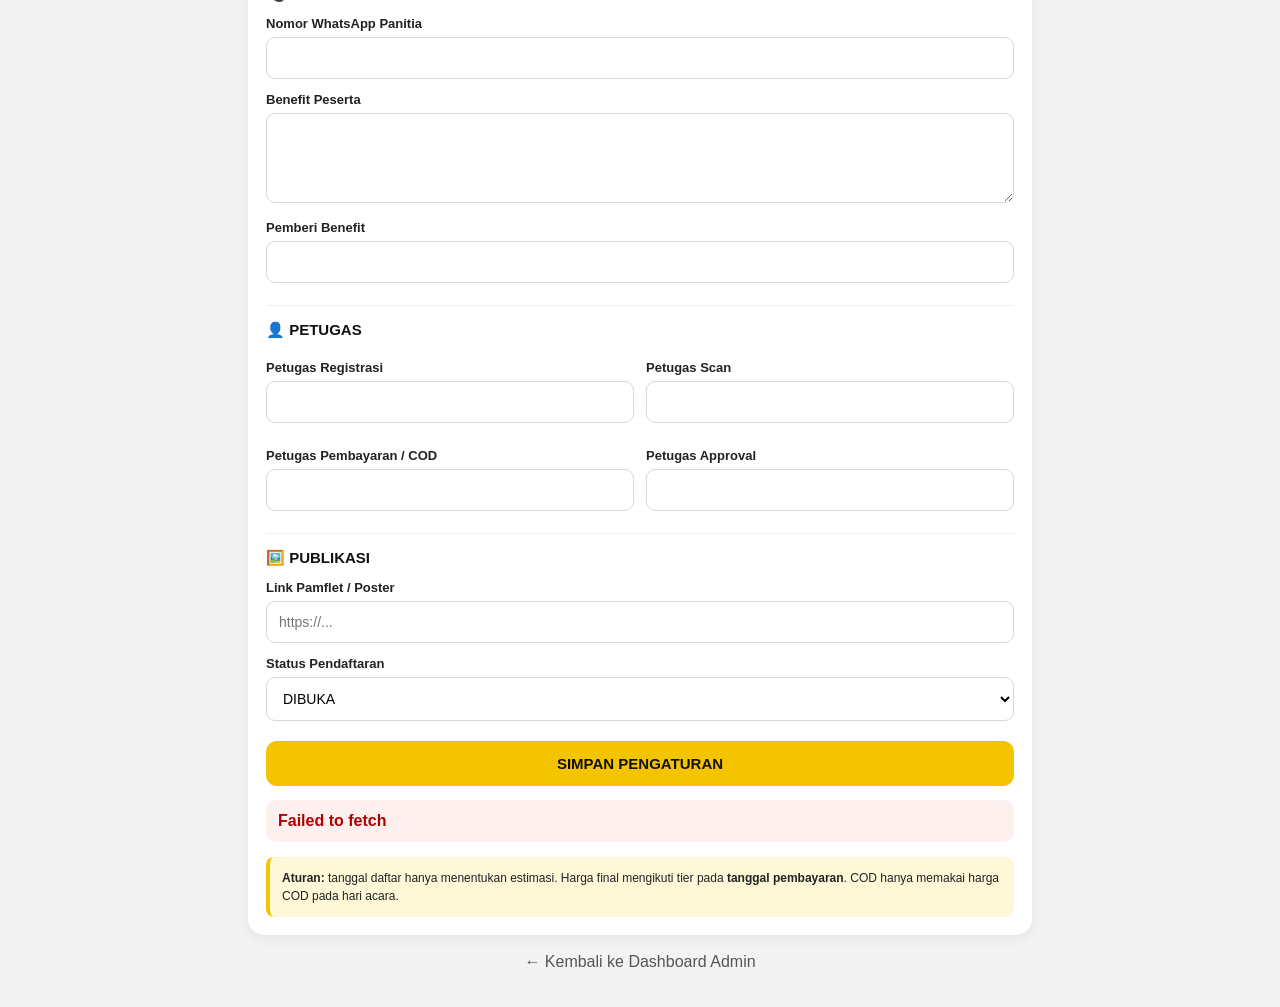
<file: pengaturan.html>
<!DOCTYPE html>
<html lang="id">
<head>
<meta charset="UTF-8">
<meta name="viewport" content="width=device-width,initial-scale=1">
<title>Pengaturan Acara - DPD TESPOIN Majalengka</title>
<style>
*{box-sizing:border-box}body{margin:0;background:#f3f3f3;color:#222;font-family:Arial,sans-serif}
.wrap{max-width:820px;margin:auto;padding:18px}.header{background:#111;color:#fff;border-radius:18px;padding:20px;text-align:center}
.header h1{margin:0;color:#f5c400;font-size:22px}.header p{margin:7px 0 0;color:#ddd;font-size:13px}
.card{background:#fff;margin-top:16px;padding:18px;border-radius:16px;box-shadow:0 3px 15px rgba(0,0,0,.07)}
.section{margin-top:22px;padding-top:15px;border-top:1px solid #eee}.section:first-child{margin-top:0;padding-top:0;border-top:0}
.section-title{font-size:15px;font-weight:900;margin-bottom:8px;color:#111}
label{display:block;font-weight:800;font-size:13px;margin:13px 0 6px}
input,textarea,select{width:100%;padding:12px;border:1px solid #d8d8d8;border-radius:9px;font-size:14px;background:#fff}
textarea{min-height:90px;resize:vertical}.grid{display:grid;grid-template-columns:repeat(2,1fr);gap:12px}
.tier{border:2px solid #eee;border-radius:14px;padding:14px;margin-top:12px}.tier h3{margin:0 0 5px}.tier small{color:#777}
button{width:100%;border:0;border-radius:11px;padding:14px;background:#f5c400;color:#111;font-weight:900;font-size:15px;margin-top:20px;cursor:pointer}
button:disabled{opacity:.6}.msg{display:none;margin-top:14px;padding:12px;border-radius:10px;font-weight:700}.msg.ok{display:block;background:#e9f8ed;color:#087b25}.msg.err{display:block;background:#fff0f0;color:#b00000}
.note{margin-top:15px;padding:12px;background:#fff8d8;border-left:4px solid #f5c400;border-radius:8px;font-size:12px;line-height:1.5}
.back{display:block;text-align:center;margin:18px;color:#555;text-decoration:none}
@media(max-width:560px){.grid{grid-template-columns:1fr}}
</style>
</head>
<body>
<div class="wrap">
<div class="header"><h1>PENGATURAN ACARA</h1><p>DPD TESPOIN MAJALENGKA</p></div>
<div class="card">
<form id="form">

<div class="section">
<div class="section-title">📅 INFORMASI ACARA</div>
<label>Judul Acara</label><input id="judul">
<label>Deskripsi</label><textarea id="deskripsi"></textarea>
<div class="grid">
<div><label>Tanggal Acara</label><input id="tanggal" type="date"></div>
<div><label>Waktu</label><input id="waktu" placeholder="10.00 WIB - selesai"></div>
</div>
<label>Lokasi</label><input id="lokasi">
</div>

<div class="section">
<div class="section-title">💰 HARGA TIKET PESERTA</div>
<div class="note">Peserta <b>tidak memilih tier</b>. Sistem otomatis menentukan tier berdasarkan tanggal. Saat registrasi, harga yang tampil adalah <b>estimasi</b>. Saat pembayaran, sistem menghitung ulang berdasarkan tanggal pembayaran.</div>

<div class="tier">
<h3>TIER 1</h3><small>Harga tahap pertama</small>
<div class="grid"><div><label>Harga</label><input id="tier1Harga" inputmode="numeric" placeholder="110000"></div><div><label>Mulai</label><input id="tier1Mulai" type="date"></div></div>
<label>Selesai</label><input id="tier1Selesai" type="date">
</div>

<div class="tier">
<h3>TIER 2</h3><small>Harga tahap kedua</small>
<div class="grid"><div><label>Harga</label><input id="tier2Harga" inputmode="numeric" placeholder="200000"></div><div><label>Mulai</label><input id="tier2Mulai" type="date"></div></div>
<label>Selesai</label><input id="tier2Selesai" type="date">
</div>

<div class="tier">
<h3>TIER 3</h3><small>Harga tahap ketiga</small>
<div class="grid"><div><label>Harga</label><input id="tier3Harga" inputmode="numeric" placeholder="300000"></div><div><label>Mulai</label><input id="tier3Mulai" type="date"></div></div>
<label>Selesai</label><input id="tier3Selesai" type="date">
</div>

<div class="tier">
<h3>COD — HARI ACARA</h3><small>Khusus peserta yang mendaftar/membayar langsung di lokasi pada hari acara.</small>
<label>Harga COD</label><input id="codHarga" inputmode="numeric" placeholder="400000">
</div>
</div>

<div class="section">
<div class="section-title">📞 KONTAK & BENEFIT</div>
<label>Nomor WhatsApp Panitia</label><input id="wa">
<label>Benefit Peserta</label><textarea id="benefit"></textarea>
<label>Pemberi Benefit</label><input id="pemberiBenefit">
</div>

<div class="section">
<div class="section-title">👤 PETUGAS</div>
<div class="grid">
<div><label>Petugas Registrasi</label><input id="petugasRegistrasi"></div>
<div><label>Petugas Scan</label><input id="petugasScan"></div>
<div><label>Petugas Pembayaran / COD</label><input id="petugasPembayaran"></div>
<div><label>Petugas Approval</label><input id="petugasApproval"></div>
</div>
</div>

<div class="section">
<div class="section-title">🖼️ PUBLIKASI</div>
<label>Link Pamflet / Poster</label><input id="pamflet" type="url" placeholder="https://...">
<label>Status Pendaftaran</label>
<select id="status"><option value="DIBUKA">DIBUKA</option><option value="DITUTUP">DITUTUP</option></select>
</div>

<button type="submit" id="btn">SIMPAN PENGATURAN</button>
<div id="msg" class="msg"></div>
<div class="note"><b>Aturan:</b> tanggal daftar hanya menentukan estimasi. Harga final mengikuti tier pada <b>tanggal pembayaran</b>. COD hanya memakai harga COD pada hari acara.</div>
</form>
</div>
<a href="index-admin.html" class="back">← Kembali ke Dashboard Admin</a>
</div>

<script>
const API_URL='https://script.google.com/macros/s/AKfycbxPM09axMCDYVMpMjGya5aoCDIhcs5MrcdeP0AlGB2BSzH8a2NigppNmAjV3lSH0-XH/exec';
const ids=['judul','deskripsi','tanggal','waktu','lokasi','tier1Harga','tier1Mulai','tier1Selesai','tier2Harga','tier2Mulai','tier2Selesai','tier3Harga','tier3Mulai','tier3Selesai','codHarga','wa','benefit','pemberiBenefit','petugasRegistrasi','petugasScan','petugasPembayaran','petugasApproval','pamflet','status'];
function setVal(id,v){const e=document.getElementById(id);if(e)e.value=v??'';}
async function apiJson(url,opt){const r=await fetch(url,opt);const t=await r.text();try{return JSON.parse(t.trim())}catch(e){throw new Error('Respons API bukan JSON. Pastikan Web App sudah di-deploy versi terbaru.')}}

async function load(){
 try{
  const d=await apiJson(API_URL+'?action=pengaturan&_='+Date.now());
  if(!d.ok)throw new Error(d.message||'Gagal mengambil pengaturan.');
  const p=d.pengaturan||{};
  ids.forEach(id=>setVal(id,p[id]??''));
  setVal('tanggal',p.tanggalAcara||p.tanggal||'');
  setVal('wa',p.wa||p.nomorWa||'');
  setVal('status',p.statusPendaftaran||'DIBUKA');
 }catch(e){show(e.message,false)}
}
document.getElementById('form').addEventListener('submit',async e=>{
 e.preventDefault();const btn=document.getElementById('btn');btn.disabled=true;btn.textContent='MENYIMPAN...';
 try{
  const body={action:'simpanPengaturan'};
  ids.forEach(id=>body[id]=document.getElementById(id).value.trim());
  body.judulAcara=body.judul;body.nomorWa=body.wa;body.tanggalAcara=body.tanggal;
  const d=await apiJson(API_URL,{method:'POST',headers:{'Content-Type':'text/plain;charset=utf-8'},body:JSON.stringify(body)});
  if(!d.ok)throw new Error(d.message||'Gagal menyimpan.');
  show('Pengaturan berhasil disimpan.',true);
 }catch(e){show(e.message,false)}finally{btn.disabled=false;btn.textContent='SIMPAN PENGATURAN'}
});
function show(t,ok){const e=document.getElementById('msg');e.textContent=t;e.className='msg '+(ok?'ok':'err')}
load();
</script>
</body>
</html>
</file>
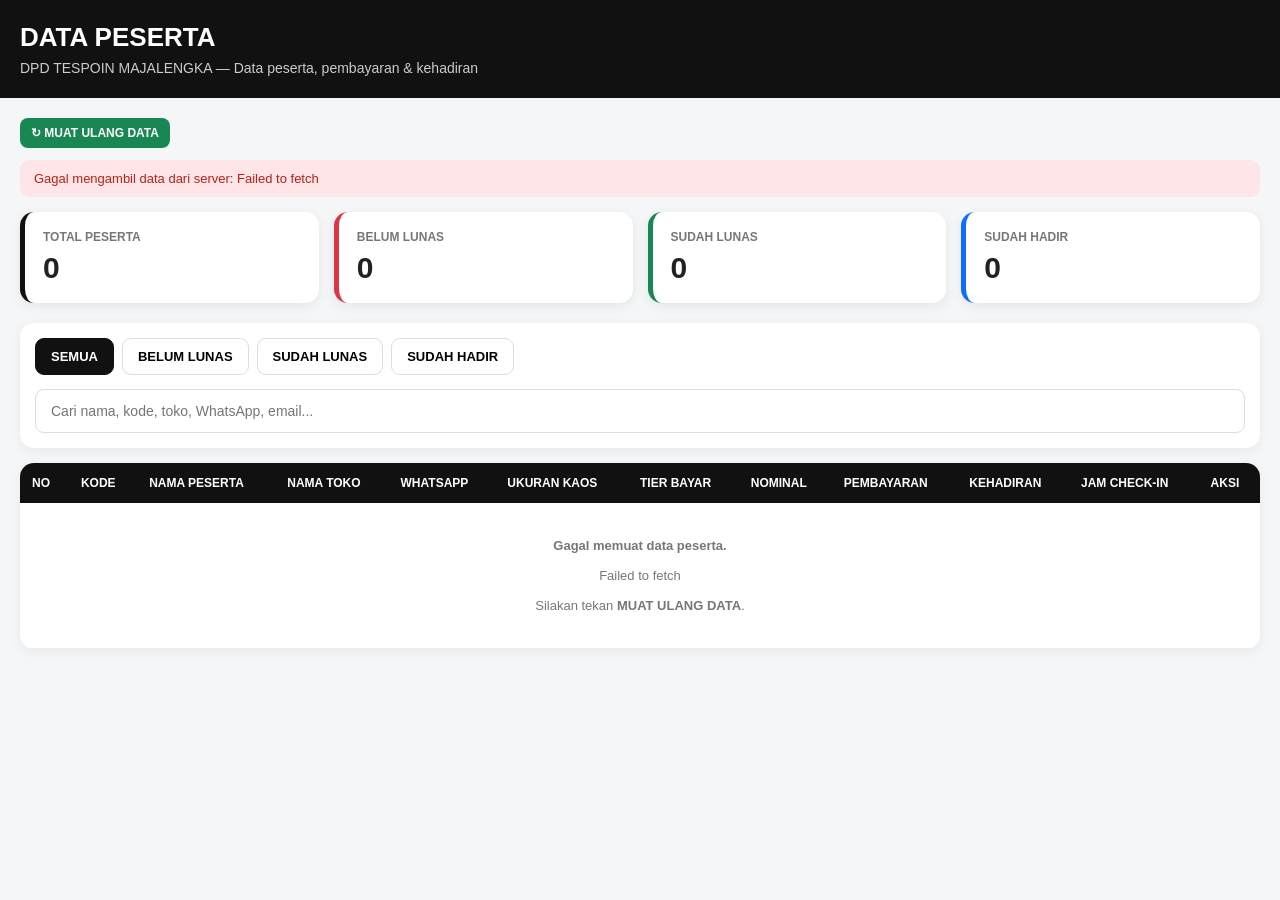
<file: peserta.html>
<!DOCTYPE html>
<html lang="id">
<head>
<meta charset="UTF-8">
<meta name="viewport" content="width=device-width,initial-scale=1.0">
<title>Data Peserta - DPD TESPOIN Majalengka</title>

<style>
*{
  box-sizing:border-box;
}

body{
  margin:0;
  font-family:Arial,Helvetica,sans-serif;
  background:#f4f6f8;
  color:#222;
}

.header{
  background:#111;
  color:#fff;
  padding:22px 20px;
}

.header h1{
  margin:0;
  font-size:26px;
  font-weight:800;
}

.header p{
  margin:7px 0 0;
  color:#ccc;
  font-size:14px;
}

.container{
  max-width:1400px;
  margin:auto;
  padding:20px;
}

/* =========================
   STATISTIK
========================= */

.stats{
  display:grid;
  grid-template-columns:repeat(4,1fr);
  gap:15px;
  margin-bottom:20px;
}

.stat{
  background:#fff;
  border-radius:14px;
  padding:18px;
  box-shadow:0 3px 12px rgba(0,0,0,.07);
  border-left:5px solid #111;
}

.stat .label{
  font-size:12px;
  color:#777;
  font-weight:bold;
  margin-bottom:7px;
}

.stat .value{
  font-size:30px;
  font-weight:900;
}

.stat.belum{
  border-left-color:#dc3545;
}

.stat.lunas{
  border-left-color:#198754;
}

.stat.hadir{
  border-left-color:#0d6efd;
}

/* =========================
   CONTROL
========================= */

.controls{
  background:#fff;
  padding:15px;
  border-radius:14px;
  box-shadow:0 3px 12px rgba(0,0,0,.06);
  margin-bottom:15px;
}

.tabs{
  display:flex;
  gap:8px;
  flex-wrap:wrap;
  margin-bottom:14px;
}

.tab{
  border:1px solid #ddd;
  background:#fff;
  padding:10px 15px;
  border-radius:9px;
  cursor:pointer;
  font-weight:700;
  font-size:13px;
}

.tab.active{
  background:#111;
  color:#fff;
  border-color:#111;
}

.search{
  width:100%;
  padding:13px 15px;
  border:1px solid #ddd;
  border-radius:9px;
  outline:none;
  font-size:14px;
}

/* =========================
   STATUS
========================= */

.status{
  margin-bottom:15px;
  padding:11px 14px;
  border-radius:9px;
  background:#eef2f5;
  font-size:13px;
  display:none;
}

.status.show{
  display:block;
}

.status.error{
  background:#ffe5e8;
  color:#b42318;
}

.status.success{
  background:#e7f7ed;
  color:#146c43;
}

/* =========================
   TABLE
========================= */

.table-wrap{
  background:#fff;
  border-radius:14px;
  box-shadow:0 3px 12px rgba(0,0,0,.06);
  overflow:auto;
}

table{
  width:100%;
  border-collapse:collapse;
  min-width:1100px;
}

thead{
  background:#111;
  color:#fff;
}

th{
  padding:13px 12px;
  text-align:left;
  font-size:12px;
  white-space:nowrap;
}

td{
  padding:12px;
  border-bottom:1px solid #eee;
  font-size:13px;
  vertical-align:middle;
}

tbody tr:hover{
  background:#fafafa;
}

.empty{
  text-align:center;
  padding:35px;
  color:#777;
}

/* =========================
   BADGE
========================= */

.badge{
  display:inline-block;
  padding:6px 9px;
  border-radius:20px;
  font-size:11px;
  font-weight:800;
  white-space:nowrap;
}

.badge-lunas{
  background:#d1fae5;
  color:#065f46;
}

.badge-belum{
  background:#fee2e2;
  color:#991b1b;
}

.badge-hadir{
  background:#dbeafe;
  color:#1e40af;
}

.badge-belum-hadir{
  background:#f1f5f9;
  color:#475569;
}

/* =========================
   BUTTON
========================= */

.btn{
  border:0;
  padding:8px 11px;
  border-radius:8px;
  cursor:pointer;
  font-size:12px;
  font-weight:800;
}

.btn-proof{
  background:#111;
  color:#fff;
}

.btn-refresh{
  background:#198754;
  color:#fff;
  margin-bottom:12px;
}

.btn-lunas{
  flex:1;
  background:#198754;
  color:#fff;
  padding:12px;
}

.btn-close{
  background:#ddd;
  color:#222;
  padding:12px 18px;
}

/* =========================
   MODAL
========================= */

.modal{
  display:none;
  position:fixed;
  inset:0;
  background:rgba(0,0,0,.65);
  z-index:9999;
  padding:20px;
  overflow:auto;
}

.modal.show{
  display:flex;
  align-items:center;
  justify-content:center;
}

.modal-box{
  width:100%;
  max-width:650px;
  background:#fff;
  border-radius:16px;
  overflow:hidden;
  box-shadow:0 10px 40px rgba(0,0,0,.3);
}

.modal-head{
  background:#111;
  color:#fff;
  padding:16px 20px;
  display:flex;
  justify-content:space-between;
  align-items:center;
}

.modal-head h2{
  margin:0;
  font-size:18px;
}

.close{
  background:none;
  border:0;
  color:#fff;
  font-size:26px;
  cursor:pointer;
}

.modal-body{
  padding:20px;
}

.detail{
  display:grid;
  grid-template-columns:140px 1fr;
  gap:9px;
  font-size:13px;
  margin-bottom:20px;
}

.detail b{
  color:#555;
}

.detail span{
  word-break:break-word;
}

.proof-title{
  font-size:14px;
  font-weight:800;
  margin-bottom:10px;
}

.proof-box{
  border:1px dashed #bbb;
  border-radius:12px;
  padding:15px;
  text-align:center;
  background:#fafafa;
}

.proof-box img{
  max-width:100%;
  max-height:500px;
  border-radius:8px;
  display:block;
  margin:auto;
}

.no-proof{
  color:#888;
  padding:25px 10px;
}

.modal-actions{
  display:flex;
  gap:10px;
  margin-top:18px;
}

/* =========================
   RESPONSIVE
========================= */

@media(max-width:800px){

  .container{
    padding:12px;
  }

  .stats{
    grid-template-columns:repeat(2,1fr);
    gap:10px;
  }

  .stat{
    padding:14px;
  }

  .stat .value{
    font-size:25px;
  }

  .header{
    padding:18px 15px;
  }

  .header h1{
    font-size:21px;
  }

  .detail{
    grid-template-columns:110px 1fr;
  }
}

@media(max-width:450px){

  .stats{
    grid-template-columns:repeat(2,1fr);
  }

  .stat .label{
    font-size:10px;
  }

  .stat .value{
    font-size:23px;
  }

  .tab{
    padding:8px 10px;
    font-size:11px;
  }
}
</style>
</head>

<body>

<div class="header">
  <h1>DATA PESERTA</h1>
  <p>DPD TESPOIN MAJALENGKA — Data peserta, pembayaran & kehadiran</p>
</div>

<div class="container">

  <button class="btn btn-refresh" onclick="load()">
    ↻ MUAT ULANG DATA
  </button>

  <div id="status" class="status"></div>

  <div class="stats">

    <div class="stat total">
      <div class="label">TOTAL PESERTA</div>
      <div class="value" id="totalPeserta">0</div>
    </div>

    <div class="stat belum">
      <div class="label">BELUM LUNAS</div>
      <div class="value" id="belumLunas">0</div>
    </div>

    <div class="stat lunas">
      <div class="label">SUDAH LUNAS</div>
      <div class="value" id="sudahLunas">0</div>
    </div>

    <div class="stat hadir">
      <div class="label">SUDAH HADIR</div>
      <div class="value" id="sudahHadir">0</div>
    </div>

  </div>

  <div class="controls">

    <div class="tabs">

      <button class="tab active"
        onclick="setTab('SEMUA',this)">
        SEMUA
      </button>

      <button class="tab"
        onclick="setTab('BELUM LUNAS',this)">
        BELUM LUNAS
      </button>

      <button class="tab"
        onclick="setTab('SUDAH LUNAS',this)">
        SUDAH LUNAS
      </button>

      <button class="tab"
        onclick="setTab('SUDAH HADIR',this)">
        SUDAH HADIR
      </button>

    </div>

    <input
      type="text"
      id="search"
      class="search"
      placeholder="Cari nama, kode, toko, WhatsApp, email..."
      oninput="render()"
    >

  </div>

  <div class="table-wrap">

    <table>

      <thead>
        <tr>
          <th>NO</th>
          <th>KODE</th>
          <th>NAMA PESERTA</th>
          <th>NAMA TOKO</th>
          <th>WHATSAPP</th>
          <th>UKURAN KAOS</th>
          <th>TIER BAYAR</th>
          <th>NOMINAL</th>
          <th>PEMBAYARAN</th>
          <th>KEHADIRAN</th>
          <th>JAM CHECK-IN</th>
          <th>AKSI</th>
        </tr>
      </thead>

      <tbody id="tbody">
        <tr>
          <td colspan="12" class="empty">
            Memuat data...
          </td>
        </tr>
      </tbody>

    </table>

  </div>

</div>


<!-- =========================
     MODAL DETAIL
========================= -->

<div class="modal" id="modal">

  <div class="modal-box">

    <div class="modal-head">

      <h2>BUKTI PEMBAYARAN</h2>

      <button class="close" onclick="closeModal()">
        ×
      </button>

    </div>

    <div class="modal-body">

      <div class="detail">

        <b>Kode</b>
        <span id="mKode">-</span>

        <b>Nama</b>
        <span id="mNama">-</span>

        <b>Nama Toko</b>
        <span id="mToko">-</span>

        <b>WhatsApp</b>
        <span id="mWa">-</span>

        <b>Alamat</b>
        <span id="mAlamat">-</span>

        <b>Email</b>
        <span id="mEmail">-</span>

        <b>Ukuran Kaos</b>
        <span id="mUkuran">-</span>

        <b>Status</b>
        <span id="mStatus">-</span>

        <b>Nominal</b>
        <span id="mNominal">-</span>
        <b>Tier Registrasi</b>
        <span id="mTierRegistrasi">-</span>

        <b>Estimasi Saat Daftar</b>
        <span id="mEstimasi">-</span>

        <b>Tier Pembayaran</b>
        <span id="mTierPembayaran">-</span>

        <b>Tanggal Verifikasi</b>
        <span id="mTanggalVerifikasi">-</span>

        <b>Status Kehadiran</b>
        <span id="mKehadiran">-</span>

        <b>Jam Check-in</b>
        <span id="mCheckin">-</span>

      </div>

      <div class="proof-title">
        FOTO BUKTI TRANSFER
      </div>

      <div class="proof-box" id="proofBox">

        <div class="no-proof">
          Belum ada bukti transfer.
        </div>

      </div>

      <div class="modal-actions">

        <button
          class="btn btn-lunas"
          id="btnConfirm"
          onclick="confirmLunas()"
        >
          ✓ KONFIRMASI LUNAS
        </button>
        <button
          class="btn"
          id="btnCod"
          onclick="confirmCOD()"
          style="background:#f59e0b;color:#111"
        >
          💵 CATAT PEMBAYARAN COD
        </button>

        <button
          class="btn btn-close"
          onclick="closeModal()"
        >
          TUTUP
        </button>

      </div>

    </div>

  </div>

</div>


<script>

const API_URL =
  'https://script.google.com/macros/s/AKfycbxPM09axMCDYVMpMjGya5aoCDIhcs5MrcdeP0AlGB2BSzH8a2NigppNmAjV3lSH0-XH/exec';

let peserta = [];
let currentTab = 'SEMUA';
let selectedPeserta = null;


/* =========================
   HELPER
========================= */

function clean(value){
  return String(value ?? '').trim();
}

function upper(value){
  return clean(value).toUpperCase();
}

function esc(value){

  return String(value ?? '')
    .replace(/&/g,'&amp;')
    .replace(/</g,'&lt;')
    .replace(/>/g,'&gt;')
    .replace(/"/g,'&quot;')
    .replace(/'/g,'&#039;');

}

function escAttr(value){

  return String(value ?? '')
    .replace(/\\/g,'\\\\')
    .replace(/'/g,"\\'");

}


/* =========================
   STATUS
========================= */

function showStatus(message,type=''){

  const el =
    document.getElementById('status');

  el.textContent = message;

  el.className =
    'status show ' + type;
}


/* =========================
   LOAD DATA
========================= */

async function load(){

  const tbody =
    document.getElementById('tbody');

  tbody.innerHTML = `
    <tr>
      <td colspan="12" class="empty">
        Memuat data peserta...
      </td>
    </tr>
  `;

  showStatus(
    'Mengambil data peserta...'
  );

  try{

    const url =
      API_URL +
      '?action=peserta&_=' +
      Date.now();

    const response =
      await fetch(url,{
        method:'GET',
        cache:'no-store'
      });

    if(!response.ok){
      throw new Error(
        'HTTP ' + response.status
      );
    }

    const text =
      await response.text();

    let data;

    try{

      data = JSON.parse(text);

    }catch(e){

      console.error(
        'Response bukan JSON:',
        text
      );

      throw new Error(
        'Response API bukan JSON.'
      );
    }

    if(!data || data.ok === false){

      throw new Error(
        data && data.message
          ? data.message
          : 'API mengembalikan error.'
      );

    }

    peserta =
      Array.isArray(data.peserta)
        ? data.peserta
        : [];

    console.log(
      'DATA PESERTA:',
      peserta
    );

    updateStats();

    render();

    showStatus(
      'Data berhasil dimuat: ' +
      peserta.length +
      ' peserta.',
      'success'
    );

  }catch(error){

    console.error(error);

    peserta = [];

    updateStats();

    tbody.innerHTML = `
      <tr>
        <td colspan="12" class="empty">

          <b>Gagal memuat data peserta.</b>

          <br><br>

          ${esc(error.message)}

          <br><br>

          Silakan tekan
          <b>MUAT ULANG DATA</b>.

        </td>
      </tr>
    `;

    showStatus(
      'Gagal mengambil data dari server: ' +
      error.message,
      'error'
    );

  }

}


/* =========================
   STATISTIK
========================= */

function updateStats(){

  const total =
    peserta.length;

  const belum =
    peserta.filter(p =>
      upper(p.statusPembayaran)
      !== 'LUNAS'
    ).length;

  const lunas =
    peserta.filter(p =>
      upper(p.statusPembayaran)
      === 'LUNAS'
    ).length;

  const hadir =
    peserta.filter(p =>
      upper(p.statusKehadiran)
      === 'HADIR'
    ).length;

  document.getElementById(
    'totalPeserta'
  ).textContent = total;

  document.getElementById(
    'belumLunas'
  ).textContent = belum;

  document.getElementById(
    'sudahLunas'
  ).textContent = lunas;

  document.getElementById(
    'sudahHadir'
  ).textContent = hadir;

}


/* =========================
   TAB
========================= */

function setTab(tab,button){

  currentTab = tab;

  document
    .querySelectorAll('.tab')
    .forEach(function(el){

      el.classList.remove('active');

    });

  if(button){
    button.classList.add('active');
  }

  render();

}


/* =========================
   FILTER
========================= */

function getFiltered(){

  const keyword =
    clean(
      document.getElementById(
        'search'
      ).value
    ).toLowerCase();

  return peserta.filter(function(p){

    const pembayaran =
      upper(p.statusPembayaran);

    const kehadiran =
      upper(p.statusKehadiran);


    if(
      currentTab === 'BELUM LUNAS' &&
      pembayaran === 'LUNAS'
    ){
      return false;
    }


    if(
      currentTab === 'SUDAH LUNAS' &&
      pembayaran !== 'LUNAS'
    ){
      return false;
    }


    if(
      currentTab === 'SUDAH HADIR' &&
      kehadiran !== 'HADIR'
    ){
      return false;
    }


    if(!keyword){
      return true;
    }


    const gabungan = [

      p.kode,

      p.nama,

      p.toko,

      p.wa,

      p.alamat,

      p.email,

      p.ukuran,

      p.statusPembayaran,

      p.tierRegistrasi,

      p.tierPembayaran,

      p.metodePembayaran,

      p.statusKehadiran

    ]
    .map(clean)
    .join(' ')
    .toLowerCase();


    return gabungan.includes(
      keyword
    );

  });

}


/* =========================
   RENDER
========================= */

function render(){

  const tbody =
    document.getElementById(
      'tbody'
    );

  const data =
    getFiltered();


  if(!data.length){

    tbody.innerHTML = `
      <tr>
        <td colspan="12"
            class="empty">
          Tidak ada data peserta.
        </td>
      </tr>
    `;

    return;
  }


  tbody.innerHTML =
    data.map(function(p,index){

      /*
       * SESUAI CODE.GS
       */

      const kode =
        clean(p.kode || '-');

      const nama =
        clean(p.nama || '-');

      const toko =
        clean(p.toko || '-');

      const wa =
        clean(p.wa || '-');

      const ukuran =
        clean(p.ukuran || '-');

      const pembayaran =
        upper(
          p.statusPembayaran
        );

      const kehadiran =
        upper(
          p.statusKehadiran
        );

      const jamCheckin =
        clean(
          p.jamCheckin || '-'
        );


      const pembayaranHtml =
        pembayaran === 'LUNAS'

        ? `
          <span class="badge badge-lunas">
            LUNAS
          </span>
        `

        : `
          <span class="badge badge-belum">
            BELUM LUNAS
          </span>
        `;


      const hadirHtml =
        kehadiran === 'HADIR'

        ? `
          <span class="badge badge-hadir">
            SUDAH HADIR
          </span>
        `

        : `
          <span class="badge badge-belum-hadir">
            BELUM HADIR
          </span>
        `;


      return `

        <tr>

          <td>
            ${index + 1}
          </td>

          <td>
            <b>
              ${esc(kode)}
            </b>
          </td>

          <td>
            <b>
              ${esc(nama)}
            </b>
          </td>

          <td>
            ${esc(toko)}
          </td>

          <td>
            ${esc(wa)}
          </td>

          <td>
            ${esc(ukuran)}
          </td>

          <td>
            <b>${esc(p.tierPembayaran || p.tierRegistrasi || '-')}</b>
          </td>

          <td>
            ${p.nominalPembayaran ? formatRupiah(p.nominalPembayaran) : (p.estimasiHarga ? 'Estimasi '+formatRupiah(p.estimasiHarga) : '-')}
          </td>

          <td>
            ${pembayaranHtml}
          </td>

          <td>
            ${hadirHtml}
          </td>

          <td>
            ${esc(jamCheckin)}
          </td>

          <td>

            <button
              class="btn btn-proof"
              onclick="openReview('${escAttr(kode)}')"
            >
              LIHAT BUKTI
            </button>

          </td>

        </tr>

      `;

    }).join('');

}


/* =========================
   OPEN DETAIL
========================= */

function openReview(kode){

  const p =
    peserta.find(function(x){

      return clean(x.kode)
        === clean(kode);

    });


  if(!p){

    alert(
      'Data peserta tidak ditemukan.'
    );

    return;
  }


  selectedPeserta = p;


  /* DATA UTAMA */

  document.getElementById(
    'mKode'
  ).textContent =
    clean(p.kode || '-');


  document.getElementById(
    'mNama'
  ).textContent =
    clean(p.nama || '-');


  document.getElementById(
    'mToko'
  ).textContent =
    clean(p.toko || '-');


  document.getElementById(
    'mWa'
  ).textContent =
    clean(p.wa || '-');


  document.getElementById(
    'mAlamat'
  ).textContent =
    clean(p.alamat || '-');


  document.getElementById(
    'mEmail'
  ).textContent =
    clean(p.email || '-');


  document.getElementById(
    'mUkuran'
  ).textContent =
    clean(p.ukuran || '-');


  const pembayaran =
    upper(
      p.statusPembayaran
    );


  document.getElementById(
    'mStatus'
  ).textContent =
    pembayaran ||
    'BELUM LUNAS';


  const nominal =
    p.nominalPembayaran;


  document.getElementById(
    'mNominal'
  ).textContent =
    nominal
      ? formatRupiah(nominal)
      : '-';

  const tr = document.getElementById('mTierRegistrasi');
  if(tr) tr.textContent = clean(p.tierRegistrasi || '-');
  const es = document.getElementById('mEstimasi');
  if(es) es.textContent = p.estimasiHarga ? formatRupiah(p.estimasiHarga) : '-';
  const tp = document.getElementById('mTierPembayaran');
  if(tp) tp.textContent = clean(p.tierPembayaran || '-');


  document.getElementById(
    'mTanggalVerifikasi'
  ).textContent =
    clean(
      p.tanggalVerifikasi || '-'
    );


  document.getElementById(
    'mKehadiran'
  ).textContent =
    clean(
      p.statusKehadiran ||
      'BELUM HADIR'
    );


  document.getElementById(
    'mCheckin'
  ).textContent =
    clean(
      p.jamCheckin || '-'
    );


  /* =========================
     BUKTI TRANSFER
  ========================= */

  const bukti =
    clean(
      p.buktiTransfer ||
      ''
    );


  const proofBox =
    document.getElementById(
      'proofBox'
    );


  if(bukti){

    const imageUrl =
      convertDriveImageUrl(
        bukti
      );


    proofBox.innerHTML = `

      <a
        href="${escAttr(bukti)}"
        target="_blank"
        rel="noopener"
      >

        <img
          src="${escAttr(imageUrl)}"
          alt="Bukti Transfer"
          onerror="
            this.style.display='none';
            document.getElementById('proofError').style.display='block';
          "
        >

      </a>


      <div
        id="proofError"
        style="
          display:none;
          padding:20px;
          color:#b42318;
        "
      >

        Bukti tidak dapat ditampilkan
        sebagai gambar.

        <br><br>

        <a
          href="${escAttr(bukti)}"
          target="_blank"
          rel="noopener"
        >
          BUKA BUKTI TRANSFER
        </a>

      </div>


      <div style="margin-top:10px">

        <a
          href="${escAttr(bukti)}"
          target="_blank"
          rel="noopener"
        >
          Buka bukti di tab baru
        </a>

      </div>

    `;

  }else{

    proofBox.innerHTML = `

      <div class="no-proof">

        ⚠️ BUKTI TRANSFER
        BELUM TERSEDIA

        <br><br>

        Belum ada file bukti transfer
        yang tersimpan.

      </div>

    `;

  }


  /* =========================
     TOMBOL LUNAS
  ========================= */

  const btn =
    document.getElementById(
      'btnConfirm'
    );


  if(pembayaran === 'LUNAS'){

    btn.style.display =
      'none';

  }else{

    btn.style.display =
      'block';

  }

  const btnCod=document.getElementById('btnCod');
  if(btnCod) btnCod.style.display=(pembayaran==='LUNAS'?'none':'block');


  document
    .getElementById('modal')
    .classList.add('show');

}


/* =========================
   DRIVE IMAGE
========================= */

function convertDriveImageUrl(url){

  const value =
    clean(url);

  if(!value){
    return '';
  }


  let fileId = '';


  /*
   * /file/d/FILE_ID/view
   */

  let match =
    value.match(
      /\/file\/d\/([a-zA-Z0-9_-]+)/
    );


  if(match && match[1]){

    fileId =
      match[1];

  }


  /*
   * ?id=FILE_ID
   */

  if(!fileId){

    match =
      value.match(
        /[?&]id=([a-zA-Z0-9_-]+)/
      );


    if(match && match[1]){

      fileId =
        match[1];

    }

  }


  if(fileId){

    return (
      'https://drive.google.com/thumbnail?id=' +
      encodeURIComponent(fileId) +
      '&sz=w1200'
    );

  }


  return value;
}


/* =========================
   KONFIRMASI LUNAS
========================= */

async function confirmLunas(){
  if(!selectedPeserta){alert('Peserta belum dipilih.');return;}
  const kode=clean(selectedPeserta.kode);
  const bukti=clean(selectedPeserta.buktiTransfer);
  if(!kode){alert('Kode registrasi tidak tersedia.');return;}
  if(!bukti){alert('Bukti transfer belum tersedia.\n\nSilakan cek bukti transfer terlebih dahulu.');return;}

  const ok=confirm(
    'Sistem akan menentukan harga berdasarkan TANGGAL PEMBAYARAN HARI INI.\n\n'+
    'Nama: '+clean(selectedPeserta.nama)+'\nKode: '+kode+
    '\n\nLanjutkan verifikasi pembayaran?'
  );
  if(!ok)return;

  const btn=document.getElementById('btnConfirm');
  btn.disabled=true;btn.textContent='MEMPROSES...';

  try{
    const response=await fetch(API_URL,{
      method:'POST',
      headers:{'Content-Type':'text/plain;charset=utf-8'},
      body:JSON.stringify({action:'verifikasiLunas',kode:kode})
    });
    const text=await response.text();
    let data;
    try{data=JSON.parse(text.trim())}catch(e){throw new Error('Response server bukan JSON.')}
    if(!data||data.ok===false)throw new Error(data.message||'Gagal mengonfirmasi pembayaran.');

    const p=data.peserta||{};
    alert('Pembayaran berhasil dikonfirmasi LUNAS.\n\n'+
      'Kode: '+kode+'\nNama: '+clean(selectedPeserta.nama)+
      '\nTier Pembayaran: '+clean(p.tierPembayaran||'-')+
      '\nNominal: '+formatRupiah(p.nominalPembayaran||0));

    closeModal();
    await load();
  }catch(error){
    console.error(error);
    alert('Gagal konfirmasi LUNAS:\n\n'+error.message);
  }finally{
    btn.disabled=false;btn.textContent='✓ KONFIRMASI LUNAS';
  }
}

async function confirmCOD(){
  if(!selectedPeserta){alert('Peserta belum dipilih.');return;}
  const kode=clean(selectedPeserta.kode);
  if(!kode){alert('Kode registrasi tidak tersedia.');return;}
  const ok=confirm(
    'CATAT PEMBAYARAN COD?\n\n'+
    'Harga COD diambil otomatis dari Pengaturan dan hanya berlaku pada hari acara.\n\n'+
    'Nama: '+clean(selectedPeserta.nama)+'\nKode: '+kode
  );
  if(!ok)return;

  const btn=document.getElementById('btnCod');
  btn.disabled=true;btn.textContent='MEMPROSES COD...';
  try{
    const r=await fetch(API_URL,{
      method:'POST',
      headers:{'Content-Type':'text/plain;charset=utf-8'},
      body:JSON.stringify({action:'pembayaranCOD',kode:kode})
    });
    const t=await r.text();let d;
    try{d=JSON.parse(t.trim())}catch(e){throw new Error('Response server bukan JSON.')}
    if(!d.ok)throw new Error(d.message||'Gagal mencatat COD.');
    const p=d.peserta||{};
    alert('COD berhasil dicatat.\n\n'+
      'Tier: COD\nNominal: '+formatRupiah(p.nominalPembayaran||0));
    closeModal();await load();
  }catch(e){alert('Gagal mencatat COD:\n\n'+e.message)}
  finally{btn.disabled=false;btn.textContent='💵 CATAT PEMBAYARAN COD'}
}



/* =========================
   CLOSE MODAL
========================= */

function closeModal(){

  document
    .getElementById('modal')
    .classList.remove('show');

  selectedPeserta = null;

}


/* =========================
   FORMAT RUPIAH
========================= */

function formatRupiah(value){

  const number =
    Number(
      String(value)
        .replace(/[^\d]/g,'')
    );


  if(!number){
    return 'Rp 0';
  }


  return (
    'Rp ' +
    number.toLocaleString(
      'id-ID'
    )
  );

}


/* =========================
   MODAL CLICK OUTSIDE
========================= */

document
  .getElementById('modal')
  .addEventListener(
    'click',
    function(e){

      if(e.target === this){

        closeModal();

      }

    }
  );


/* =========================
   ESC
========================= */

document.addEventListener(
  'keydown',
  function(e){

    if(e.key === 'Escape'){

      closeModal();

    }

  }
);


/* =========================
   START
========================= */

load();

</script>

</body>
</html>
</file>
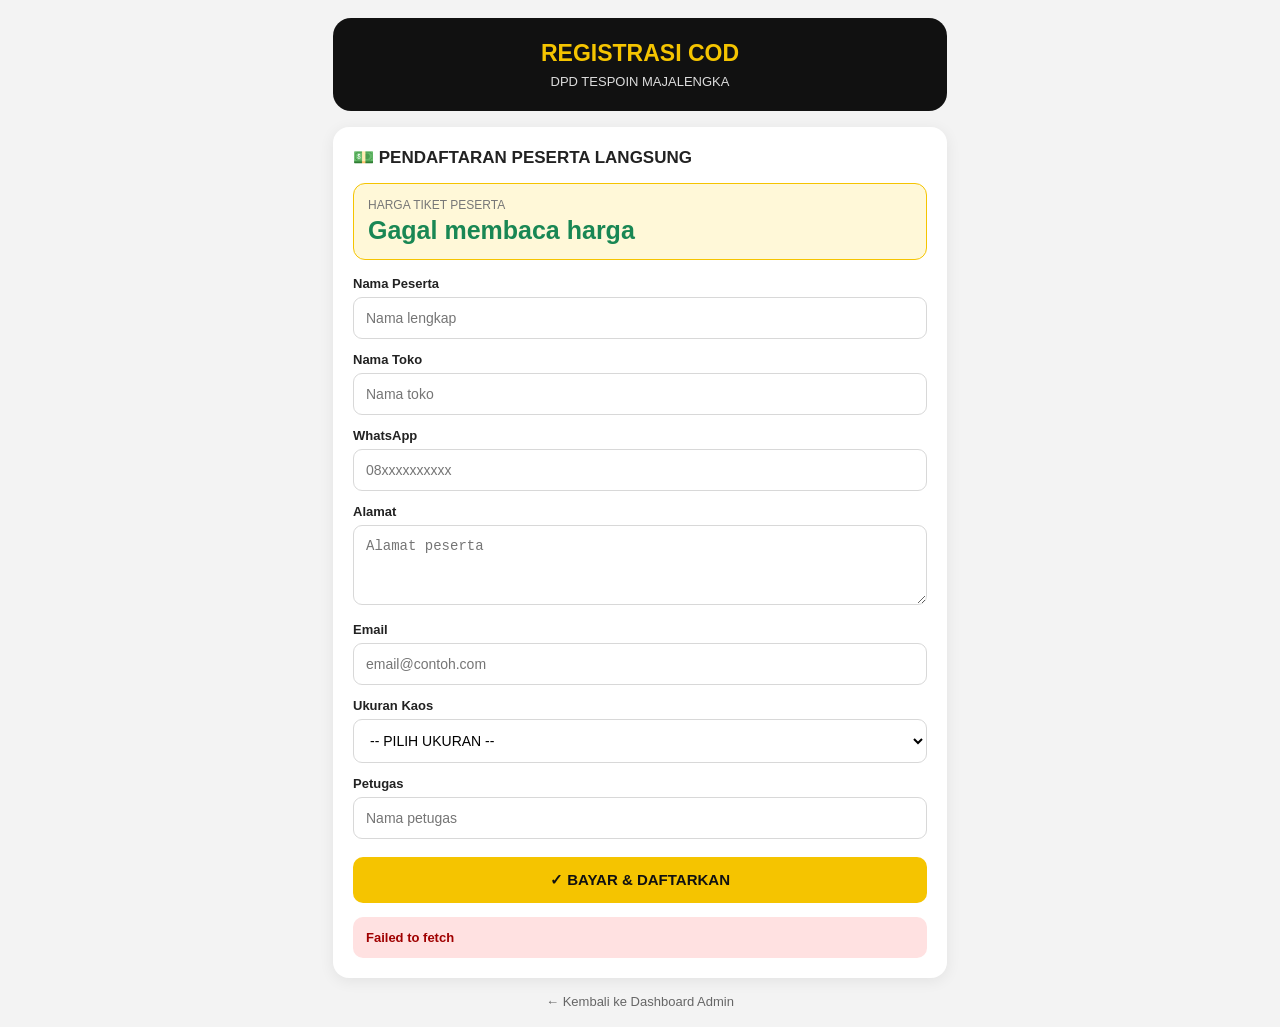
<file: register-cod.html>
<!DOCTYPE html>
<html lang="id">
<head>

<meta charset="UTF-8">

<meta
  name="viewport"
  content="width=device-width,initial-scale=1">

<title>Registrasi COD - TESPOIN Majalengka</title>

<style>

*{
  box-sizing:border-box;
}

body{
  margin:0;
  background:#f3f3f3;
  font-family:Arial,Helvetica,sans-serif;
  color:#222;
}

.wrap{
  max-width:650px;
  margin:auto;
  padding:18px;
}

.header{
  background:#111;
  color:#fff;
  border-radius:18px;
  padding:22px;
  text-align:center;
}

.header h1{
  margin:0;
  color:#f5c400;
  font-size:23px;
}

.header p{
  margin:7px 0 0;
  color:#ddd;
  font-size:13px;
}

.card{
  background:#fff;
  margin-top:16px;
  padding:20px;
  border-radius:16px;
  box-shadow:0 3px 15px rgba(0,0,0,.07);
}

.title{
  font-size:17px;
  font-weight:900;
  margin-bottom:15px;
}

.harga{
  background:#fff8d8;
  border:1px solid #f5c400;
  border-radius:12px;
  padding:14px;
  margin-bottom:16px;
}

.harga small{
  display:block;
  color:#777;
  font-size:12px;
}

.harga strong{
  display:block;
  color:#198754;
  font-size:25px;
  margin-top:4px;
}

label{
  display:block;
  font-size:13px;
  font-weight:800;
  margin:13px 0 6px;
}

input,
textarea,
select{
  width:100%;
  padding:12px;
  border:1px solid #d8d8d8;
  border-radius:9px;
  font-size:14px;
  background:#fff;
}

textarea{
  min-height:80px;
  resize:vertical;
}

button{
  width:100%;
  margin-top:18px;
  padding:14px;
  border:0;
  border-radius:10px;
  background:#f5c400;
  color:#111;
  font-size:15px;
  font-weight:900;
}

button:disabled{
  opacity:.6;
}

.msg{
  display:none;
  margin-top:14px;
  padding:13px;
  border-radius:10px;
  font-size:13px;
  font-weight:700;
}

.msg.show{
  display:block;
}

.msg.ok{
  background:#dff5e4;
  color:#087b25;
}

.msg.err{
  background:#ffe1e1;
  color:#a00000;
}

.result{
  display:none;
  margin-top:16px;
  background:#f7f7f7;
  border-radius:12px;
  padding:18px;
  text-align:center;
}

.result.show{
  display:block;
}

.kode{
  font-size:28px;
  font-weight:900;
  margin:8px 0;
}

.status-lunas{
  display:inline-block;
  background:#d1fae5;
  color:#065f46;
  padding:7px 12px;
  border-radius:20px;
  font-weight:900;
  font-size:12px;
}

.back{
  display:block;
  text-align:center;
  margin-top:16px;
  color:#666;
  text-decoration:none;
  font-size:13px;
}

</style>

</head>

<body>

<div class="wrap">

<div class="header">

<h1>REGISTRASI COD</h1>

<p>
DPD TESPOIN MAJALENGKA
</p>

</div>


<div class="card">

<div class="title">
💵 PENDAFTARAN PESERTA LANGSUNG
</div>


<div class="harga">

<small>
HARGA TIKET PESERTA
</small>

<strong id="harga">
Membaca harga tiket...
</strong>

</div>


<form id="form">

<label>
Nama Peserta
</label>

<input
  id="nama"
  required
  placeholder="Nama lengkap">


<label>
Nama Toko
</label>

<input
  id="toko"
  placeholder="Nama toko">


<label>
WhatsApp
</label>

<input
  id="wa"
  type="tel"
  required
  placeholder="08xxxxxxxxxx">


<label>
Alamat
</label>

<textarea
  id="alamat"
  placeholder="Alamat peserta"></textarea>


<label>
Email
</label>

<input
  id="email"
  type="email"
  placeholder="email@contoh.com">


<label>
Ukuran Kaos
</label>

<select id="ukuran" required>

<option value="">
-- PILIH UKURAN --
</option>

<option value="S">S</option>

<option value="M">M</option>

<option value="L">L</option>

<option value="XL">XL</option>

<option value="2XL">2XL</option>

<option value="3XL">3XL</option>

<option value="4XL">4XL</option>

</select>


<label>
Petugas
</label>

<input
  id="petugas"
  placeholder="Nama petugas">


<button
  type="submit"
  id="btn">

  ✓ BAYAR & DAFTARKAN

</button>

</form>


<div
  id="msg"
  class="msg">
</div>


<div
  id="result"
  class="result">

  <div>
    REGISTRASI BERHASIL
  </div>

  <div
    class="kode"
    id="kode">
    -
  </div>

  <div class="status-lunas">
    LUNAS COD
  </div>

  <p id="detail">
    -
  </p>

</div>

</div>


<a
  href="index-admin.html"
  class="back">

  ← Kembali ke Dashboard Admin

</a>

</div>


<script>

const API_URL =
'https://script.google.com/macros/s/AKfycbxPM09axMCDYVMpMjGya5aoCDIhcs5MrcdeP0AlGB2BSzH8a2NigppNmAjV3lSH0-XH/exec';


let hargaTiket = 0;


function rupiah(value){

  return 'Rp ' +
    Number(value || 0)
      .toLocaleString('id-ID');

}


function showMsg(
  text,
  ok
){

  const el =
    document.getElementById('msg');

  el.textContent =
    text;

  el.className =
    'msg show ' +
    (ok ? 'ok' : 'err');

}


async function loadHarga(){

  try{

    const r =
      await fetch(
        API_URL +
        '?action=pengaturan&_=' +
        Date.now()
      );


    const d =
      await r.json();


    if(!d.ok){

      throw new Error(
        d.message ||
        'Gagal membaca pengaturan.'
      );

    }


    const p =
      d.pengaturan || {};


    hargaTiket =
      Number(
        String(
          p.tiket ||
          p.hargaTiket ||
          p.harga ||
          0
        ).replace(/[^\d]/g,'')
      );


    if(!hargaTiket){

      document.getElementById(
        'harga'
      ).textContent =
        'Harga belum diatur';

      return;

    }


    document.getElementById(
      'harga'
    ).textContent =
      rupiah(hargaTiket);


  }catch(e){

    document.getElementById(
      'harga'
    ).textContent =
      'Gagal membaca harga';

    showMsg(
      e.message,
      false
    );

  }

}


document
.getElementById('form')
.addEventListener(
  'submit',
  async function(e){

    e.preventDefault();


    if(!hargaTiket){

      showMsg(
        'Harga tiket belum diatur di Pengaturan Acara.',
        false
      );

      return;

    }


    const btn =
      document.getElementById('btn');


    btn.disabled =
      true;

    btn.textContent =
      'MENYIMPAN...';


    try{

      const body = {

        action:
          'registrasiCOD',

        nama:
          document.getElementById(
            'nama'
          ).value.trim(),

        toko:
          document.getElementById(
            'toko'
          ).value.trim(),

        wa:
          document.getElementById(
            'wa'
          ).value.trim(),

        alamat:
          document.getElementById(
            'alamat'
          ).value.trim(),

        email:
          document.getElementById(
            'email'
          ).value.trim(),

        ukuran:
          document.getElementById(
            'ukuran'
          ).value,

        petugas:
          document.getElementById(
            'petugas'
          ).value.trim()

      };


      const r =
        await fetch(
          API_URL,
          {
            method:'POST',

            headers:{
              'Content-Type':
                'text/plain;charset=utf-8'
            },

            body:
              JSON.stringify(body)
          }
        );


      const text =
        await r.text();


      let d;

      try{

        d =
          JSON.parse(
            text.trim()
          );

      }catch(e){

        throw new Error(
          'Response server bukan JSON.'
        );

      }


      if(
        !d ||
        d.ok === false
      ){

        throw new Error(
          d.message ||
          'Gagal menyimpan peserta.'
        );

      }


      document.getElementById(
        'kode'
      ).textContent =
        d.kode || '-';


      document.getElementById(
        'detail'
      ).textContent =
        'Nominal: ' +
        rupiah(d.nominal) +
        ' • Metode: COD';


      document.getElementById(
        'result'
      ).classList.add('show');


      showMsg(
        'Peserta berhasil disimpan ke Spreadsheet dan langsung LUNAS COD.',
        true
      );


      document.getElementById(
        'form'
      ).reset();


    }catch(error){

      console.error(error);

      showMsg(
        error.message,
        false
      );

    }finally{

      btn.disabled =
        false;

      btn.textContent =
        '✓ BAYAR & DAFTARKAN';

    }

  }
);


loadHarga();

</script>

</body>
</html>
</file>
